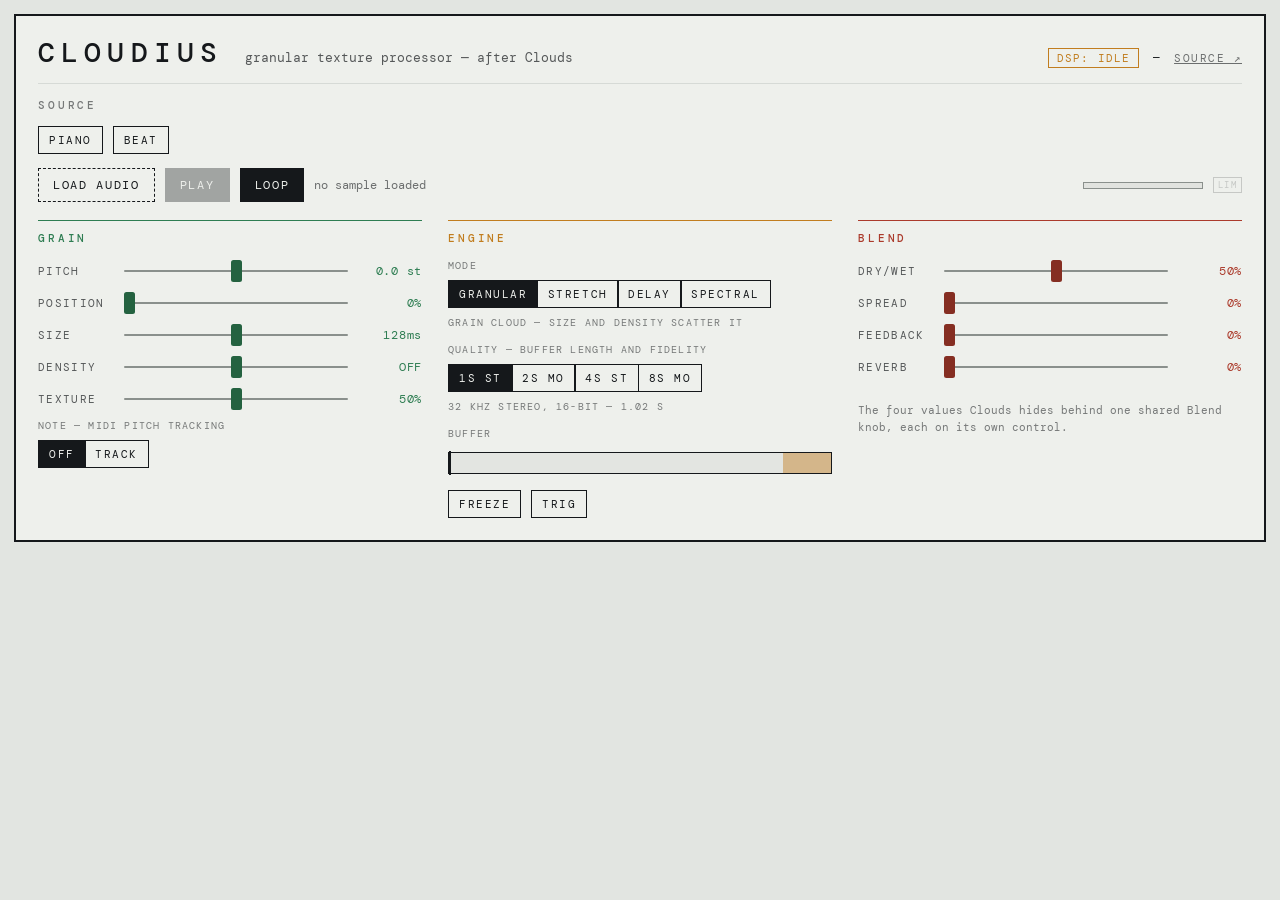
<file: WebApps/cloudius-web.html>
<!DOCTYPE html>
<html lang="en">
<head>
<meta charset="utf-8">
<meta name="viewport" content="width=device-width, initial-scale=1">
<title>CLOUDIUS — granular texture processor</title>
<link rel="preconnect" href="https://fonts.googleapis.com">
<link rel="preconnect" href="https://fonts.gstatic.com" crossorigin>
<link href="https://fonts.googleapis.com/css2?family=DM+Mono:wght@400;500&display=swap" rel="stylesheet">
<style>
  :root{
    --paper:#eef0ec;
    --sheet:#f6f7f5;
    --ink:#15181b;
    --ink-soft:#8a908c;
    --line:#d6dad6;
    --grain:#2e7d52;
    --grain-deep:#246240;
    --engine:#c17d1f;
    --blend:#ab3b2c;
    --blend-deep:#852e22;
    --hot:#d6452f;
    --on-text:#eef0ec;
  }
  *{box-sizing:border-box}
  body{
    margin:0;background:#e2e5e1;color:var(--ink);
    font-family:"DM Mono",ui-monospace,Menlo,monospace;font-size:12px;
    display:flex;flex-direction:column;
  }
  .frame{
    margin:14px;border:2px solid var(--ink);background:var(--paper);
    display:flex;flex-direction:column;padding:18px 22px 22px;
  }
  .masthead{display:flex;align-items:baseline;gap:22px;flex-wrap:wrap;padding-bottom:12px;border-bottom:1px solid var(--line)}
  h1{margin:0;font-size:28px;font-weight:500;letter-spacing:.22em}
  .tagline{margin:0;font-size:13px;opacity:.7}
  .masthead .meta{margin-left:auto;display:flex;align-items:center;gap:14px;font-size:11px}
  .masthead a{color:var(--ink);opacity:.6;letter-spacing:.14em;text-transform:uppercase}
  .masthead a:hover{opacity:1}

  h2{margin:0 0 10px;font-size:11px;font-weight:500;letter-spacing:.26em;text-transform:uppercase;opacity:.55}

  .row{display:flex;align-items:center;gap:10px;flex-wrap:wrap;padding-top:14px}
  .row .push{margin-left:auto}

  button,select{
    font-family:inherit;font-size:12px;letter-spacing:.14em;text-transform:uppercase;
    color:var(--ink);background:transparent;border:1.5px solid var(--ink);border-radius:0;
    padding:0 14px;height:34px;cursor:pointer;
  }
  button:hover,select:hover{background:rgba(21,24,27,.07)}
  button[aria-pressed="true"],button.primary{background:var(--ink);color:var(--on-text)}
  button:disabled{opacity:.35;cursor:not-allowed}
  button.small{height:28px;padding:0 10px;font-size:11px}
  button.hot[aria-pressed="true"]{background:var(--hot);border-color:var(--hot)}
  button:focus-visible,select:focus-visible,input:focus-visible{outline:2px solid var(--engine);outline-offset:2px}
  .seg{display:flex}
  .seg button{margin-left:-1.5px}
  .seg button:first-child{margin-left:0}

  label.file{
    display:inline-flex;align-items:center;height:34px;padding:0 14px;cursor:pointer;
    border:1.5px dashed var(--ink);letter-spacing:.14em;text-transform:uppercase;
  }
  label.file:hover{background:rgba(21,24,27,.07)}
  label.file input{display:none}

  /* ── control banks ──────────────────────────────────────────────────── */
  .banks{display:flex;gap:26px;flex-wrap:wrap;padding-top:18px}
  .bank{flex:1 1 250px;min-width:230px;border-top:1.5px solid var(--ink);padding-top:10px}
  .bank.grain{border-color:var(--grain)}
  .bank.engine{border-color:var(--engine)}
  .bank.blend{border-color:var(--blend)}
  .bank h2{opacity:1}
  .bank.grain h2{color:var(--grain)}
  .bank.engine h2{color:var(--engine)}
  .bank.blend h2{color:var(--blend)}

  .ctl{display:grid;grid-template-columns:74px 1fr 62px;align-items:center;gap:12px;padding:3px 0}
  .ctl .name{letter-spacing:.12em;text-transform:uppercase;opacity:.7;font-size:11px}
  .ctl .val{text-align:right;letter-spacing:.06em}
  .grain .val{color:var(--grain)}
  .blend .val{color:var(--blend)}

  /* The track stays a hairline, but the row is 26px tall and the handle 11px
     wide - a 3px handle on a 2px row looks right and is miserable to grab.
     Clicking anywhere on the row jumps the handle there. */
  input[type=range]{
    -webkit-appearance:none;appearance:none;width:100%;height:26px;
    background:transparent;cursor:pointer;touch-action:none;margin:0;
  }
  input[type=range]::-webkit-slider-runnable-track{height:2px;border-radius:1px;background:var(--ink-soft)}
  input[type=range]::-moz-range-track{height:2px;border-radius:1px;background:var(--ink-soft)}
  input[type=range]::-webkit-slider-thumb{
    -webkit-appearance:none;width:11px;height:22px;border:0;border-radius:2.5px;
    background:var(--ink);margin-top:-10px;
  }
  input[type=range]::-moz-range-thumb{
    width:11px;height:22px;border:0;border-radius:2.5px;background:var(--ink);
  }

  /* Each bank's handle carries that section's colour, a step darker than
     the labels and rules so it reads as a control rather than a highlight. */
  .bank.grain input[type=range]::-webkit-slider-thumb{background:var(--grain-deep)}
  .bank.grain input[type=range]::-moz-range-thumb{background:var(--grain-deep)}
  .bank.blend input[type=range]::-webkit-slider-thumb{background:var(--blend-deep)}
  .bank.blend input[type=range]::-moz-range-thumb{background:var(--blend-deep)}
  input[type=range]:hover::-webkit-slider-thumb{box-shadow:0 0 0 3px rgba(0,0,0,.10)}
  input[type=range]:hover::-moz-range-thumb{box-shadow:0 0 0 3px rgba(0,0,0,.10)}
  input[type=range]:active::-webkit-slider-thumb{box-shadow:0 0 0 5px rgba(0,0,0,.14)}
  input[type=range]:active::-moz-range-thumb{box-shadow:0 0 0 5px rgba(0,0,0,.14)}

  .stack{display:flex;flex-direction:column;gap:8px;padding-top:4px}
  .stack .lbl{letter-spacing:.12em;text-transform:uppercase;opacity:.55;font-size:10px}

  /* ── buffer readout ─────────────────────────────────────────────────── */
  .buffer{height:22px;border:1.5px solid var(--ink);position:relative;background:rgba(21,24,27,.05);margin-top:4px}
  .buffer .win{position:absolute;top:0;bottom:0;background:rgba(193,125,31,.45)}
  .buffer .head{position:absolute;top:-2px;bottom:-2px;width:1.5px;background:var(--ink)}

  /* ── meter ──────────────────────────────────────────────────────────── */
  .meter{width:120px;height:7px;border:1px solid var(--ink-soft);background:rgba(21,24,27,.06)}
  .meter i{display:block;height:100%;width:0;background:var(--grain)}

  .badge{border:1px solid var(--engine);color:var(--engine);padding:2px 8px;letter-spacing:.1em;text-transform:uppercase}
  .hint{font-size:11px;opacity:.55;padding-top:8px;line-height:1.5}
  .lim{
    font-size:9px;letter-spacing:.14em;border:1px solid currentColor;padding:1px 4px;
    opacity:.18;transition:opacity .08s;
  }
  .lim.on{opacity:1;color:var(--hot)}
  .filenote{
    margin:10px 0 0;padding:8px 12px;border:1.5px dashed var(--blend);
    color:var(--blend);font-size:11px;line-height:1.6;
  }
  .filenote code{background:rgba(0,0,0,.06);padding:1px 4px}
</style>
</head>
<body>
<div class="frame">

  <header class="masthead">
    <h1>CLOUDIUS</h1>
    <p class="tagline">granular texture processor — after Clouds</p>
    <span class="meta">
      <span class="badge" id="dspBadge">DSP: idle</span>
      <span id="srInfo">—</span>
      <a href="https://github.com/SungamMagnus/cloudius" target="_blank" rel="noopener">source ↗</a>
    </span>
  </header>

  <div class="filenote" id="fileNote" hidden>
    Opened straight from disk. Browsers block the audio engine and the bundled
    samples on <code>file://</code>, so nothing will load. Serve the folder
    over http — <code>python3 -m http.server</code> — or use the hosted copy.
  </div>

  <!-- ── Source ─────────────────────────────────────────────────────────── -->
  <section>
    <div class="row"><h2 style="margin:0">Source</h2></div>
    <div class="row" id="sampleRow"></div>
    <div class="row">
      <label class="file">Load audio<input type="file" id="fileIn" accept="audio/*"></label>
      <button id="btnPlay" class="primary" disabled>Play</button>
      <button id="btnLoop" aria-pressed="true">Loop</button>
      <span class="readout" id="srcName" style="opacity:.6">no sample loaded</span>
      <span class="push"></span>
      <span class="meter"><i id="meterFill"></i></span>
      <span class="lim" id="limLamp" title="output limiter working">LIM</span>
    </div>
  </section>

  <!-- ── Controls ───────────────────────────────────────────────────────── -->
  <div class="banks">

    <div class="bank grain">
      <h2>Grain</h2>
      <div class="ctl"><span class="name">Pitch</span>    <input type="range" id="p_pitch"    min="0" max="1" step="0.001" value="0.5"><span class="val" id="v_pitch">0.0 st</span></div>
      <div class="ctl"><span class="name">Position</span> <input type="range" id="p_position" min="0" max="1" step="0.001" value="0"><span class="val" id="v_position">0%</span></div>
      <div class="ctl"><span class="name">Size</span>     <input type="range" id="p_size"     min="0" max="1" step="0.001" value="0.5"><span class="val" id="v_size">128ms</span></div>
      <div class="ctl"><span class="name">Density</span>  <input type="range" id="p_density"  min="0" max="1" step="0.001" value="0.5"><span class="val" id="v_density">OFF</span></div>
      <div class="ctl"><span class="name">Texture</span>  <input type="range" id="p_texture"  min="0" max="1" step="0.001" value="0.5"><span class="val" id="v_texture">50%</span></div>
      <div class="stack">
        <span class="lbl">Note — midi pitch tracking</span>
        <div class="seg" id="segNote">
          <button class="small" data-i="0" aria-pressed="true">Off</button>
          <button class="small" data-i="1" aria-pressed="false">Track</button>
        </div>
      </div>
    </div>

    <div class="bank engine">
      <h2>Engine</h2>
      <div class="stack">
        <span class="lbl">Mode</span>
        <div class="seg" id="segMode">
          <button class="small" data-i="0" aria-pressed="true">Granular</button>
          <button class="small" data-i="1" aria-pressed="false">Stretch</button>
          <button class="small" data-i="2" aria-pressed="false">Delay</button>
          <button class="small" data-i="3" aria-pressed="false">Spectral</button>
        </div>
        <span class="lbl" id="modeCaption">grain cloud — size and density scatter it</span>

        <span class="lbl" style="padding-top:6px">Quality — buffer length and fidelity</span>
        <div class="seg" id="segQuality">
          <button class="small" data-i="0" aria-pressed="true">1s ST</button>
          <button class="small" data-i="1" aria-pressed="false">2s MO</button>
          <button class="small" data-i="2" aria-pressed="false">4s ST</button>
          <button class="small" data-i="3" aria-pressed="false">8s MO</button>
        </div>
        <span class="lbl" id="qualityCaption">32 kHz stereo, 16-bit</span>

        <span class="lbl" style="padding-top:6px">Buffer</span>
        <div class="buffer" id="buffer"><i class="win" id="bufWin"></i><i class="head" id="bufHead"></i></div>

        <div class="row" style="padding-top:8px">
          <button id="btnFreeze" class="small hot" aria-pressed="false">Freeze</button>
          <button id="btnTrig" class="small">Trig</button>
        </div>
      </div>
    </div>

    <div class="bank blend">
      <h2>Blend</h2>
      <div class="ctl"><span class="name">Dry/Wet</span>  <input type="range" id="p_drywet"   min="0" max="1" step="0.001" value="0.5"><span class="val" id="v_drywet">50%</span></div>
      <div class="ctl"><span class="name">Spread</span>   <input type="range" id="p_spread"   min="0" max="1" step="0.001" value="0"><span class="val" id="v_spread">0%</span></div>
      <div class="ctl"><span class="name">Feedback</span> <input type="range" id="p_feedback" min="0" max="1" step="0.001" value="0"><span class="val" id="v_feedback">0%</span></div>
      <div class="ctl"><span class="name">Reverb</span>   <input type="range" id="p_reverb"   min="0" max="1" step="0.001" value="0"><span class="val" id="v_reverb">0%</span></div>
      <p class="hint">
        The four values Clouds hides behind one shared Blend knob, each on its
        own control.
      </p>
    </div>

  </div>

</div>

<script>
"use strict";

/* ───────────────────────────────────────────────────────────────────────────
   SAMPLES — drop audio files into WebApps/samples/ and list them here.
   Anything the browser can decode works (mp3, wav, ogg, m4a, flac).
   ─────────────────────────────────────────────────────────────────────────── */
const SAMPLES = [
  { name: "Piano", file: "samples/piano.wav" },
  { name: "Beat",  file: "samples/beat.wav"  },
];

/* ───────────────────────────────────────────────────────────────────────────
   DSP — the audio worklet.

   The seam is marked below. Today it passes audio through so the transport,
   the loop and the whole control surface are testable end to end. The real
   engine is the Clouds firmware compiled to WebAssembly; when that module
   lands it is instantiated here and `process()` hands it 32-frame blocks at
   32 kHz exactly as the plug-in does.
   ─────────────────────────────────────────────────────────────────────────── */
const WORKLET_SRC = `
class CloudiusProcessor extends AudioWorkletProcessor {
  constructor (options) {
    super();
    this.ready = false;
    this.p = {
      position: 0, size: 0.5, pitch: 0.5, density: 0.5, texture: 0.5,
      drywet: 0.5, spread: 0, feedback: 0, reverb: 0,
      mode: 0, quality: 0, freeze: false
    };
    this.mode = -1; this.quality = -1;
    // Output limiter. The module's post-gain can push past 0 dBFS on dense
    // settings - that is faithful, but a browser has nowhere to put it. Peak
    // follower with instant attack and a slow release, then a hard safety
    // clamp for whatever the 2 ms attack lets slip.
    this.lim = { env: 0, gain: 1, grMin: 1 };
    this.limAtk = 1 - Math.exp(-1 / (0.002 * sampleRate));
    this.limRel = 1 - Math.exp(-1 / (0.150 * sampleRate));
    this.limCeil = 0.92;

    // The Clouds firmware, compiled to WebAssembly. No imports, so it needs
    // no environment - and memory growth is off, so these views stay valid.
    WebAssembly.instantiate(options.processorOptions.wasm).then((r) => {
      const e = r.instance.exports;
      e._initialize();
      e.cloudius_init(sampleRate);
      this.e = e;
      this.L = new Float32Array(e.memory.buffer, e.cloudius_buf_l(), 2048);
      this.R = new Float32Array(e.memory.buffer, e.cloudius_buf_r(), 2048);
      this.ready = true;
      this.port.postMessage({
        ready: true,
        latency: e.cloudius_latency(),
        bufferSeconds: e.cloudius_buffer_seconds()
      });
    }).catch((err) => this.port.postMessage({ error: String(err) }));

    this.port.onmessage = (ev) => {
      const d = ev.data;
      if (d.type === 'params') Object.assign(this.p, d.value);
      else if (d.type === 'trig' && this.e) this.e.cloudius_trigger();
    };
  }

  process (inputs, outputs) {
    const inp = inputs[0], out = outputs[0];
    if (!out || out.length === 0) return true;
    const oL = out[0], oR = out[1] || out[0];
    const iL = inp && inp[0] ? inp[0] : null;
    const iR = inp && inp[1] ? inp[1] : iL;
    const n = oL.length;

    if (!this.ready) {                       // still compiling - stay quiet
      for (let i = 0; i < n; i++) { oL[i] = iL ? iL[i] : 0; oR[i] = iR ? iR[i] : 0; }
      return true;
    }

    const e = this.e, p = this.p;
    if (p.mode !== this.mode)       { this.mode = p.mode;       e.cloudius_set_mode(p.mode); }
    if (p.quality !== this.quality) { this.quality = p.quality; e.cloudius_set_quality(p.quality); }

    e.cloudius_set_params(p.position, p.size, p.pitch, p.density, p.texture,
                          p.drywet, p.spread, p.feedback, p.reverb, p.freeze ? 1 : 0);

    for (let i = 0; i < n; i++) { this.L[i] = iL ? iL[i] : 0; this.R[i] = iR ? iR[i] : 0; }
    e.cloudius_process(n);
    for (let i = 0; i < n; i++) { oL[i] = this.L[i]; oR[i] = this.R[i]; }

    // ── output limiter ─────────────────────────────────────────────────────
    const L = this.lim;
    for (let i = 0; i < n; i++) {
      const a = Math.abs(oL[i]) > Math.abs(oR[i]) ? Math.abs(oL[i]) : Math.abs(oR[i]);
      L.env = a > L.env ? a : L.env + (a - L.env) * this.limRel;
      const target = L.env > this.limCeil ? this.limCeil / L.env : 1;
      L.gain += (target - L.gain) * (target < L.gain ? this.limAtk : this.limRel);
      let l = oL[i] * L.gain, r = oR[i] * L.gain;
      oL[i] = l < -1 ? -1 : (l > 1 ? 1 : l);
      oR[i] = r < -1 ? -1 : (r > 1 ? 1 : r);
      if (L.gain < L.grMin) L.grMin = L.gain;
    }

    if ((currentFrame & 2047) < n) {
      this.port.postMessage({ head: e.cloudius_head(), bufferSeconds: e.cloudius_buffer_seconds(),
                              gr: this.lim.grMin });
      this.lim.grMin = 1;
    }
    return true;
  }
}
registerProcessor('cloudius', CloudiusProcessor);
`;

/* ── State ─────────────────────────────────────────────────────────────── */
let ac = null, node = null, master = null, analyser = null;
let buffer = null, source = null, playing = false, looping = true;
let meterData = null;

const params = {
  pitch: 0.5, position: 0, size: 0.5, density: 0.5, texture: 0.5,
  drywet: 0.5, spread: 0, feedback: 0, reverb: 0,
  mode: 0, quality: 0, freeze: false, note: 0
};

const MODE_CAPTION = [
  "grain cloud — size and density scatter it",
  "wsola stretch — texture opens the filter",
  "looping delay — pitch shifts the loop",
  "phase vocoder — texture thins the spectrum"
];
const QUALITY_CAPTION = [
  "32 kHz stereo, 16-bit — 1.02 s",
  "32 kHz mono, 16-bit — 1.86 s",
  "16 kHz stereo, 8-bit µ-law — 4.09 s",
  "16 kHz mono, 8-bit µ-law — 7.42 s"
];

const $ = (id) => document.getElementById(id);

/* ── Readouts ──────────────────────────────────────────────────────────── */
const pct = (v) => Math.round(v * 100) + "%";

function grainSizeMs (v) { return 1024 * Math.pow(2, 4 * v) / 32; }

function densityText (v) {
  if (v >= 0.47 && v <= 0.53) return "OFF";
  const amt = (v > 0.5 ? (v - 0.53) : (0.47 - v)) * 2.12;
  return (v < 0.5 ? "REG " : "RND ") + Math.round(Math.min(1, Math.max(0, amt)) * 100) + "%";
}

/* Pitch pot taper: flat near unity, +/-2 octaves at the ends. Approximates
   the firmware's lut_quantized_pitch; the WASM build will use the real table. */
function pitchSemitones (v) {
  const x = (v - 0.5) * 2;                    // -1 .. +1
  return Math.sign(x) * Math.pow(Math.abs(x), 3) * 24;
}

function readouts () {
  $("v_pitch").textContent    = pitchSemitones(params.pitch).toFixed(1) + " st";
  $("v_position").textContent = pct(params.position);
  $("v_size").textContent     = params.mode === 0
    ? Math.round(grainSizeMs(params.size)) + "ms" : pct(params.size);
  $("v_density").textContent  = params.mode === 0 ? densityText(params.density) : pct(params.density);
  $("v_texture").textContent  = pct(params.texture);
  $("v_drywet").textContent   = pct(params.drywet);
  $("v_spread").textContent   = pct(params.spread);
  $("v_feedback").textContent = pct(params.feedback);
  $("v_reverb").textContent   = pct(params.reverb);

  $("modeCaption").textContent    = MODE_CAPTION[params.mode];
  $("qualityCaption").textContent = QUALITY_CAPTION[params.quality];

  // Read window: only granular has one this page can state exactly.
  const secs = params.bufferSeconds || [1.02, 1.86, 4.09, 7.42][params.quality];
  const win  = $("bufWin");
  if (params.mode === 0) {
    const w = Math.min(1, grainSizeMs(params.size) / 1000 / secs);
    let start = (params.head || 0) - params.position - w;
    while (start < 0) start += 1;
    win.style.display = "block";
    win.style.left  = (start * 100) + "%";
    win.style.width = (w * 100) + "%";
  } else {
    win.style.display = "none";
  }
}

/* ── Audio ─────────────────────────────────────────────────────────────── */
async function initAudio () {
  if (ac) return;
  ac = new (window.AudioContext || window.webkitAudioContext)();

  try {
    const blob = new Blob([WORKLET_SRC], { type: "application/javascript" });
    const [, wasm] = await Promise.all([
      ac.audioWorklet.addModule(URL.createObjectURL(blob)),
      fetch("cloudius.wasm").then((r) => {
        if (!r.ok) throw new Error("cloudius.wasm " + r.status);
        return r.arrayBuffer();
      })
    ]);
    node = new AudioWorkletNode(ac, "cloudius", {
      numberOfInputs: 1, numberOfOutputs: 1, outputChannelCount: [2],
      processorOptions: { wasm }
    });
  } catch (err) {
    /* An AudioWorklet module cannot be fetched from a file:// page - the blob
       URL has a null origin - and without it the engine cannot run at all.
       Drop in a plain gain node so transport, loop and meters still work, and
       say plainly that the audio is passing through untouched. */
    node = ac.createGain();
    const b = $("dspBadge");
    b.textContent = "DSP: bypassed";
    b.title = "Audio is passing through untouched - serve this page over http:// to run the engine.";
  }
  if (node.port) node.port.onmessage = (e) => {
    const d = e.data;
    if (d.ready) {
      const b = $("dspBadge");
      b.textContent = "DSP: clouds 32 kHz";
      b.title = "Mutable Instruments Clouds firmware, compiled to WebAssembly";
      $("srInfo").textContent = Math.round(ac.sampleRate / 100) / 10 + " kHz \u00b7 "
                              + (d.latency / ac.sampleRate * 1000).toFixed(1) + " ms latency";
    }
    if (typeof d.gr === "number")
      $("limLamp").classList.toggle("on", d.gr < 0.97);
    if (d.error) setStatus("engine failed to start - " + d.error, true);
    if (typeof d.head === "number") {
      params.head = d.head;
      $("bufHead").style.left = (d.head * 100) + "%";
    }
    if (typeof d.bufferSeconds === "number") params.bufferSeconds = d.bufferSeconds;
  };

  analyser = ac.createAnalyser();
  analyser.fftSize = 256;
  meterData = new Float32Array(analyser.fftSize);

  master = ac.createGain();
  master.gain.value = 0.9;

  node.connect(analyser).connect(master).connect(ac.destination);
  pushParams();
  $("srInfo").textContent = Math.round(ac.sampleRate / 100) / 10 + " kHz host";
  requestAnimationFrame(meterLoop);
}

function pushParams () {
  if (node && node.port) node.port.postMessage({ type: "params", value: params });
}

function meterLoop () {
  if (analyser) {
    analyser.getFloatTimeDomainData(meterData);
    let peak = 0;
    for (let i = 0; i < meterData.length; i++) {
      const a = Math.abs(meterData[i]);
      if (a > peak) peak = a;
    }
    $("meterFill").style.width = Math.min(100, peak * 100) + "%";
  }
  readouts();
  requestAnimationFrame(meterLoop);
}

function stop () {
  if (source) { try { source.stop(); } catch (e) {} source.disconnect(); source = null; }
  playing = false;
  $("btnPlay").textContent = "Play";
  $("btnPlay").classList.add("primary");
}

async function play () {
  if (!buffer) return;
  await initAudio();
  if (ac.state === "suspended") await ac.resume();
  stop();
  source = ac.createBufferSource();
  source.buffer = buffer;
  source.loop = looping;
  source.connect(node);
  source.onended = () => { if (!looping) stop(); };
  source.start();
  playing = true;
  $("btnPlay").textContent = "Stop";
  $("btnPlay").classList.remove("primary");
}

function setStatus (msg, isError) {
  const el = $("srcName");
  el.textContent = msg;
  el.style.opacity = 1;
  el.style.color = isError ? "var(--blend)" : "";
}

async function loadArrayBuffer (arr, name) {
  await initAudio();
  try {
    buffer = await ac.decodeAudioData(arr);
  } catch (err) {
    throw new Error("could not decode " + name + " - the browser does not "
                  + "support this format, or the file is damaged");
  }
  setStatus(name + " \u00b7 " + buffer.duration.toFixed(1) + "s", false);
  $("btnPlay").disabled = false;
  await play();                 // loading a source starts it
}

/* ── Sample buttons ────────────────────────────────────────────────────── */
function buildSampleRow () {
  const row = $("sampleRow");
  if (!SAMPLES.length) {
    row.innerHTML = '<span style="opacity:.5">no bundled samples — load a file, or add '
                  + 'entries to <code>SAMPLES</code> at the top of this file</span>';
    return;
  }
  SAMPLES.forEach((s) => {
    const b = document.createElement("button");
    b.className = "small";
    b.textContent = s.name;
    b.onclick = async () => {
      [...row.children].forEach((c) => c.setAttribute("aria-pressed", "false"));
      b.setAttribute("aria-pressed", "true");
      b.disabled = true;
      try {
        const r = await fetch(s.file);
        if (!r.ok) throw new Error(r.status + " " + r.statusText);
        await loadArrayBuffer(await r.arrayBuffer(), s.name);
      } catch (err) {
        setStatus("could not load " + s.file + " - " + err.message, true);
      } finally {
        b.disabled = false;
      }
    };
    row.appendChild(b);
  });
}

/* ── Wiring ────────────────────────────────────────────────────────────── */
["pitch","position","size","density","texture","drywet","spread","feedback","reverb"]
  .forEach((k) => {
    $("p_" + k).addEventListener("input", (e) => {
      params[k] = parseFloat(e.target.value);
      pushParams();
    });
  });

function segment (id, key, onChange) {
  const seg = $(id);
  seg.querySelectorAll("button").forEach((b) => {
    b.onclick = () => {
      seg.querySelectorAll("button").forEach((x) => x.setAttribute("aria-pressed", "false"));
      b.setAttribute("aria-pressed", "true");
      params[key] = parseInt(b.dataset.i, 10);
      pushParams();
      if (onChange) onChange();
    };
  });
}
segment("segMode", "mode");
segment("segQuality", "quality");
segment("segNote", "note");

$("btnFreeze").onclick = (e) => {
  params.freeze = !params.freeze;
  e.currentTarget.setAttribute("aria-pressed", String(params.freeze));
  pushParams();
};

$("btnTrig").onclick = () => { if (node && node.port) node.port.postMessage({ type: "trig" }); };

$("btnLoop").onclick = (e) => {
  looping = !looping;
  e.currentTarget.setAttribute("aria-pressed", String(looping));
  if (source) source.loop = looping;
};

$("btnPlay").onclick = () => (playing ? stop() : play());

$("fileIn").addEventListener("change", async (e) => {
  const f = e.target.files[0];
  if (!f) return;
  document.querySelectorAll("#sampleRow button")
          .forEach((c) => c.setAttribute("aria-pressed", "false"));
  try {
    await loadArrayBuffer(await f.arrayBuffer(), f.name);
  } catch (err) {
    setStatus(String(err.message || err), true);
  }
});

if (location.protocol === "file:") $("fileNote").hidden = false;

buildSampleRow();
readouts();
</script>
</body>
</html>
</file>
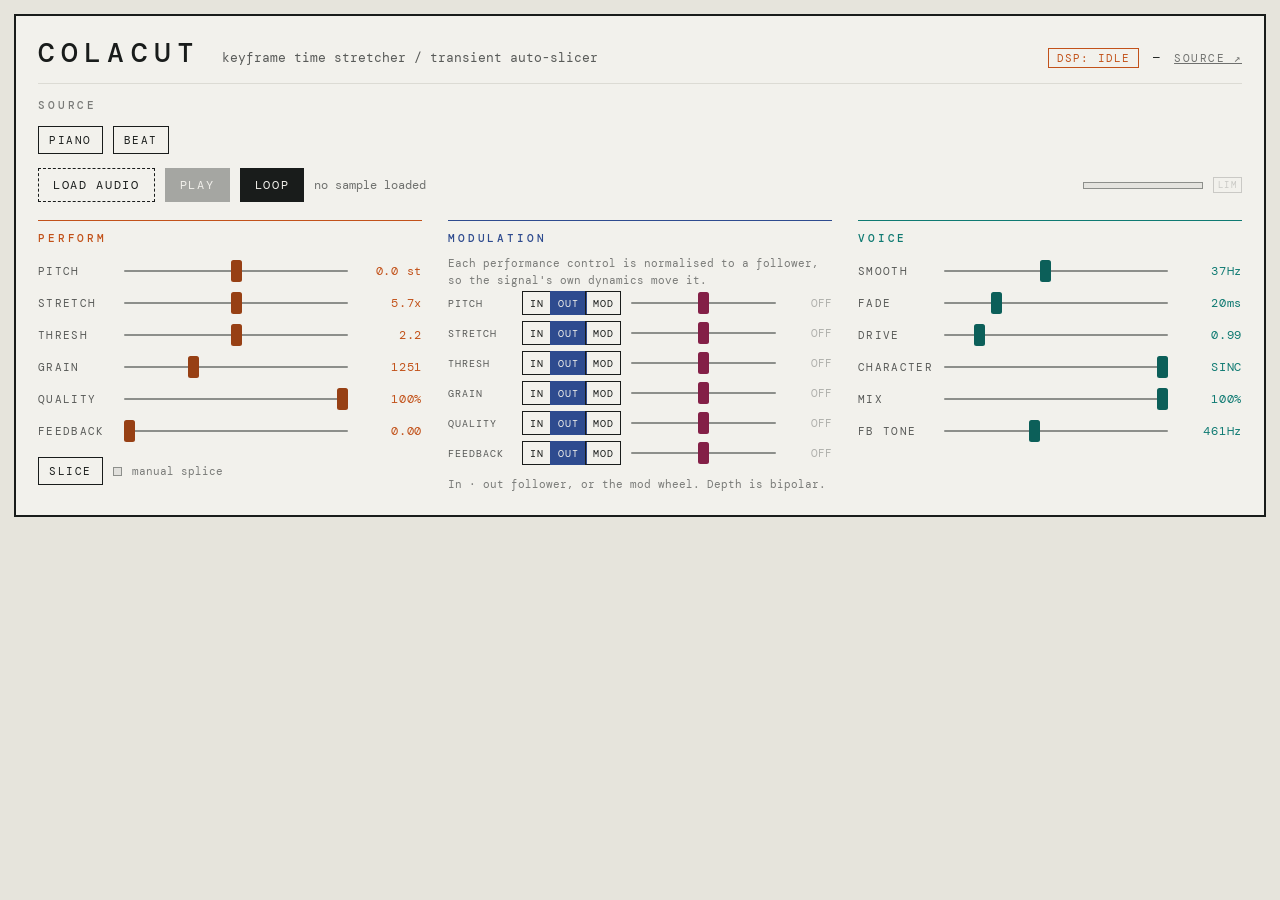
<file: WebApps/colacut-web.html>
<!DOCTYPE html>
<html lang="en">
<head>
<meta charset="utf-8">
<meta name="viewport" content="width=device-width, initial-scale=1">
<title>COLACUT — time stretcher / auto-slicer</title>
<link rel="preconnect" href="https://fonts.googleapis.com">
<link rel="preconnect" href="https://fonts.gstatic.com" crossorigin>
<link href="https://fonts.googleapis.com/css2?family=DM+Mono:wght@400;500&display=swap" rel="stylesheet">
<style>
  :root{
    --paper:#f2f1ec;
    --ink:#191c1b;
    --ink-soft:#8d8f8b;
    --line:#dcdbd4;
    --perform:#c2521a;
    --perform-deep:#974014;
    --mod:#2e4b8f;
    --voice:#0f7a72;
    --voice-deep:#0c5f59;
    --depth:#a8285a;
    --depth-deep:#831f46;
    --on-text:#f2f1ec;
  }
  *{box-sizing:border-box}
  body{
    margin:0;background:#e6e4dc;color:var(--ink);
    font-family:"DM Mono",ui-monospace,Menlo,monospace;font-size:12px;
    display:flex;flex-direction:column;
  }
  .frame{
    margin:14px;border:2px solid var(--ink);background:var(--paper);
    display:flex;flex-direction:column;padding:18px 22px 22px;
  }
  .masthead{display:flex;align-items:baseline;gap:22px;flex-wrap:wrap;padding-bottom:12px;border-bottom:1px solid var(--line)}
  h1{margin:0;font-size:28px;font-weight:500;letter-spacing:.22em}
  .tagline{margin:0;font-size:13px;opacity:.7}
  .masthead .meta{margin-left:auto;display:flex;align-items:center;gap:14px;font-size:11px}
  .masthead a{color:var(--ink);opacity:.6;letter-spacing:.14em;text-transform:uppercase}
  .masthead a:hover{opacity:1}

  h2{margin:0 0 10px;font-size:11px;font-weight:500;letter-spacing:.26em;text-transform:uppercase;opacity:.55}

  .row{display:flex;align-items:center;gap:10px;flex-wrap:wrap;padding-top:14px}
  .row .push{margin-left:auto}

  button,select{
    font-family:inherit;font-size:12px;letter-spacing:.14em;text-transform:uppercase;
    color:var(--ink);background:transparent;border:1.5px solid var(--ink);border-radius:0;
    padding:0 14px;height:34px;cursor:pointer;
  }
  button:hover,select:hover{background:rgba(25,28,27,.07)}
  button[aria-pressed="true"],button.primary{background:var(--ink);color:var(--on-text)}
  button:disabled{opacity:.35;cursor:not-allowed}
  button.small{height:28px;padding:0 10px;font-size:11px}
  button.tiny{height:24px;padding:0 7px;font-size:10px;letter-spacing:.08em}
  button.slice[aria-pressed="true"]{background:var(--perform);border-color:var(--perform)}
  button:focus-visible,select:focus-visible,input:focus-visible{outline:2px solid var(--perform);outline-offset:2px}
  .seg{display:flex}
  .seg button{margin-left:-1.5px}
  .seg button:first-child{margin-left:0}
  .seg.mod button[aria-pressed="true"]{background:var(--mod);border-color:var(--mod)}

  label.file{
    display:inline-flex;align-items:center;height:34px;padding:0 14px;cursor:pointer;
    border:1.5px dashed var(--ink);letter-spacing:.14em;text-transform:uppercase;
  }
  label.file:hover{background:rgba(25,28,27,.07)}
  label.file input{display:none}

  .banks{display:flex;gap:26px;flex-wrap:wrap;padding-top:18px}
  .bank{flex:1 1 260px;min-width:250px;border-top:1.5px solid var(--ink);padding-top:10px}
  .bank.perform{border-color:var(--perform)}
  .bank.mod{border-color:var(--mod)}
  .bank.voice{border-color:var(--voice)}
  .bank h2{opacity:1}
  .bank.perform h2{color:var(--perform)}
  .bank.mod h2{color:var(--mod)}
  .bank.voice h2{color:var(--voice)}

  .ctl{display:grid;grid-template-columns:74px 1fr 62px;align-items:center;gap:12px;padding:3px 0}
  .ctl .name{letter-spacing:.12em;text-transform:uppercase;opacity:.7;font-size:11px}
  .ctl .val{text-align:right;letter-spacing:.06em}
  .perform .val{color:var(--perform)}
  .voice .val{color:var(--voice)}

  /* modulation matrix: target | source | depth */
  .mrow{display:grid;grid-template-columns:64px auto 1fr 46px;align-items:center;gap:10px;padding:2px 0}
  .mrow .tgt{letter-spacing:.1em;text-transform:uppercase;opacity:.7;font-size:10px}
  .mrow .dv{text-align:right;font-size:11px;color:var(--depth)}
  .mrow .dv.off{color:var(--ink);opacity:.3}

  /* The track stays a hairline, but the row is 26px tall and the handle 11px
     wide - a 3px handle on a 2px row looks right and is miserable to grab.
     Clicking anywhere on the row jumps the handle there. */
  input[type=range]{
    -webkit-appearance:none;appearance:none;width:100%;height:26px;
    background:transparent;cursor:pointer;touch-action:none;margin:0;
  }
  input[type=range]::-webkit-slider-runnable-track{height:2px;border-radius:1px;background:var(--ink-soft)}
  input[type=range]::-moz-range-track{height:2px;border-radius:1px;background:var(--ink-soft)}
  input[type=range]::-webkit-slider-thumb{
    -webkit-appearance:none;width:11px;height:22px;border:0;border-radius:2.5px;
    background:var(--ink);margin-top:-10px;
  }
  input[type=range]::-moz-range-thumb{
    width:11px;height:22px;border:0;border-radius:2.5px;background:var(--ink);
  }

  /* Each bank's handle carries that section's colour, a step darker than
     the labels and rules so it reads as a control rather than a highlight. */
  .bank.perform input[type=range]::-webkit-slider-thumb{background:var(--perform-deep)}
  .bank.perform input[type=range]::-moz-range-thumb{background:var(--perform-deep)}
  .bank.mod input[type=range]::-webkit-slider-thumb{background:var(--depth-deep)}
  .bank.mod input[type=range]::-moz-range-thumb{background:var(--depth-deep)}
  .bank.voice input[type=range]::-webkit-slider-thumb{background:var(--voice-deep)}
  .bank.voice input[type=range]::-moz-range-thumb{background:var(--voice-deep)}
  input[type=range]:hover::-webkit-slider-thumb{box-shadow:0 0 0 3px rgba(0,0,0,.10)}
  input[type=range]:hover::-moz-range-thumb{box-shadow:0 0 0 3px rgba(0,0,0,.10)}
  input[type=range]:active::-webkit-slider-thumb{box-shadow:0 0 0 5px rgba(0,0,0,.14)}
  input[type=range]:active::-moz-range-thumb{box-shadow:0 0 0 5px rgba(0,0,0,.14)}

  .meter{width:120px;height:7px;border:1px solid var(--ink-soft);background:rgba(25,28,27,.06)}
  .meter i{display:block;height:100%;width:0;background:var(--voice)}
  .lamp{width:9px;height:9px;border:1px solid var(--ink-soft);background:rgba(25,28,27,.08)}
  .lamp.on{background:var(--perform);border-color:var(--perform)}

  .badge{border:1px solid var(--perform);color:var(--perform);padding:2px 8px;letter-spacing:.1em;text-transform:uppercase}
  .hint{font-size:11px;opacity:.55;padding-top:8px;line-height:1.5}
  .lim{
    font-size:9px;letter-spacing:.14em;border:1px solid currentColor;padding:1px 4px;
    opacity:.18;transition:opacity .08s;
  }
  .lim.on{opacity:1;color:var(--perform)}
  .filenote{
    margin:10px 0 0;padding:8px 12px;border:1.5px dashed var(--perform);
    color:var(--perform);font-size:11px;line-height:1.6;
  }
  .filenote code{background:rgba(0,0,0,.06);padding:1px 4px}
</style>
</head>
<body>
<div class="frame">

  <header class="masthead">
    <h1>COLACUT</h1>
    <p class="tagline">keyframe time stretcher / transient auto-slicer</p>
    <span class="meta">
      <span class="badge" id="dspBadge">DSP: idle</span>
      <span id="srInfo">—</span>
      <a href="https://github.com/SungamMagnus/colacut" target="_blank" rel="noopener">source ↗</a>
    </span>
  </header>

  <div class="filenote" id="fileNote" hidden>
    Opened straight from disk. Browsers block the audio engine and the bundled
    samples on <code>file://</code>, so nothing will load. Serve the folder
    over http — <code>python3 -m http.server</code> — or use the hosted copy.
  </div>

  <!-- ── Source ─────────────────────────────────────────────────────────── -->
  <section>
    <div class="row"><h2 style="margin:0">Source</h2></div>
    <div class="row" id="sampleRow"></div>
    <div class="row">
      <label class="file">Load audio<input type="file" id="fileIn" accept="audio/*"></label>
      <button id="btnPlay" class="primary" disabled>Play</button>
      <button id="btnLoop" aria-pressed="true">Loop</button>
      <span class="readout" id="srcName" style="opacity:.6">no sample loaded</span>
      <span class="push"></span>
      <span class="meter"><i id="meterFill"></i></span>
      <span class="lim" id="limLamp" title="output limiter working">LIM</span>
    </div>
  </section>

  <!-- ── Controls ───────────────────────────────────────────────────────── -->
  <div class="banks">

    <div class="bank perform">
      <h2>Perform</h2>
      <div class="ctl"><span class="name">Pitch</span>    <input type="range" id="p_pitch"    min="0" max="1" step="0.001" value="0.5"><span class="val" id="v_pitch">0.0 st</span></div>
      <div class="ctl"><span class="name">Stretch</span>  <input type="range" id="p_stretch"  min="0" max="1" step="0.001" value="0.5"><span class="val" id="v_stretch">5.7x</span></div>
      <div class="ctl"><span class="name">Thresh</span>   <input type="range" id="p_thresh"   min="0" max="1" step="0.001" value="0.5"><span class="val" id="v_thresh">2.2</span></div>
      <div class="ctl"><span class="name">Grain</span>    <input type="range" id="p_grain"    min="0" max="1" step="0.001" value="0.3"><span class="val" id="v_grain">1250</span></div>
      <div class="ctl"><span class="name">Quality</span>  <input type="range" id="p_quality"  min="0" max="1" step="0.001" value="1"><span class="val" id="v_quality">100%</span></div>
      <div class="ctl"><span class="name">Feedback</span> <input type="range" id="p_feedback" min="0" max="1" step="0.001" value="0"><span class="val" id="v_feedback">0.00</span></div>
      <div class="row" style="padding-top:10px">
        <button id="btnSlice" class="small slice">Slice</button>
        <span class="lamp" id="lampSlice"></span>
        <span class="hint" style="padding:0">manual splice</span>
      </div>
    </div>

    <div class="bank mod">
      <h2>Modulation</h2>
      <div class="hint" style="padding-top:0">
        Each performance control is normalised to a follower, so the signal's
        own dynamics move it.
      </div>
      <div id="matrix"></div>
      <div class="hint">
        In · out follower, or the mod wheel. Depth is bipolar.
      </div>
    </div>

    <div class="bank voice">
      <h2>Voice</h2>
      <div class="ctl"><span class="name">Smooth</span>    <input type="range" id="p_smooth"    min="0" max="1" step="0.001" value="0.45"><span class="val" id="v_smooth">34Hz</span></div>
      <div class="ctl"><span class="name">Fade</span>      <input type="range" id="p_fade"      min="0" max="1" step="0.001" value="0.22"><span class="val" id="v_fade">20ms</span></div>
      <div class="ctl"><span class="name">Drive</span>     <input type="range" id="p_drive"     min="0" max="1" step="0.001" value="0.14"><span class="val" id="v_drive">1.00</span></div>
      <div class="ctl"><span class="name">Character</span> <input type="range" id="p_character" min="0" max="1" step="0.001" value="1"><span class="val" id="v_character">SINC</span></div>
      <div class="ctl"><span class="name">Mix</span>       <input type="range" id="p_mix"       min="0" max="1" step="0.001" value="1"><span class="val" id="v_mix">100%</span></div>
      <div class="ctl"><span class="name">FB Tone</span>   <input type="range" id="p_fbtone"    min="0" max="1" step="0.001" value="0.4"><span class="val" id="v_fbtone">480Hz</span></div>
    </div>

  </div>

</div>

<script>
"use strict";

/* ───────────────────────────────────────────────────────────────────────────
   SAMPLES — drop audio files into WebApps/samples/ and list them here.
   Anything the browser can decode works (mp3, wav, ogg, m4a, flac).
   ─────────────────────────────────────────────────────────────────────────── */
const SAMPLES = [
  { name: "Piano", file: "samples/piano.wav" },
  { name: "Beat",  file: "samples/beat.wav"  },
];

/* ───────────────────────────────────────────────────────────────────────────
   DSP — the audio worklet.

   The seam is marked below. Today it passes audio through so the transport,
   the loop and the whole control surface are testable end to end. The real
   engine is lib/KeyframeRecorder.h and friends compiled to WebAssembly.
   ─────────────────────────────────────────────────────────────────────────── */
const WORKLET_SRC = `
/* Tapers, identical to the ones the panel uses for its readouts and to
   plugin/Source/Parameters.cpp. Modulation is applied to the normalised
   position *before* the taper, which is what the plug-in does. */
const lg = (v, lo, hi) => lo * Math.pow(hi / lo, v);
const clamp01 = (v) => v < 0 ? 0 : (v > 1 ? 1 : v);

class ColacutProcessor extends AudioWorkletProcessor {
  constructor (options) {
    super();
    this.ready = false;
    this.p = {
      pitch: 0.5, stretch: 0.5, thresh: 0.5, grain: 0.3, quality: 1, feedback: 0,
      smooth: 0.45, fade: 0.22, drive: 0.14, character: 1, mix: 1, fbtone: 0.4,
      route: [1,1,1,1,1,1], depth: [0,0,0,0,0,0], wheel: 0
    };

    // Output limiter. The engine's post-gain can push past 0 dBFS on dense
    // settings - that is faithful, but a browser has nowhere to put it. Peak
    // follower with instant attack and a slow release, then a hard safety
    // clamp for whatever the 2 ms attack lets slip.
    this.lim = { env: 0, gain: 1, grMin: 1 };
    this.limAtk = 1 - Math.exp(-1 / (0.002 * sampleRate));
    this.limRel = 1 - Math.exp(-1 / (0.150 * sampleRate));
    this.limCeil = 0.92;

    WebAssembly.instantiate(options.processorOptions.wasm).then((r) => {
      const e = r.instance.exports;
      e._initialize();
      e.colacut_init(sampleRate);
      this.e = e;
      this.L = new Float32Array(e.memory.buffer, e.colacut_buf_l(), 2048);
      this.R = new Float32Array(e.memory.buffer, e.colacut_buf_r(), 2048);
      this.ready = true;
      this.port.postMessage({ ready: true, latency: e.colacut_latency() });
    }).catch((err) => this.port.postMessage({ error: String(err) }));

    this.port.onmessage = (ev) => {
      const d = ev.data;
      if (d.type === 'params') Object.assign(this.p, d.value);
      else if (d.type === 'slice' && this.e) this.e.colacut_slice();
    };
  }

  process (inputs, outputs) {
    const inp = inputs[0], out = outputs[0];
    if (!out || out.length === 0) return true;
    const oL = out[0], oR = out[1] || out[0];
    const iL = inp && inp[0] ? inp[0] : null;
    const iR = inp && inp[1] ? inp[1] : iL;
    const n = oL.length;

    if (!this.ready) {
      for (let i = 0; i < n; i++) { oL[i] = iL ? iL[i] : 0; oR[i] = iR ? iR[i] : 0; }
      return true;
    }

    const e = this.e, p = this.p;

    // the followers are what the matrix routes
    const src = [e.colacut_env_in(), e.colacut_env_out(), p.wheel];
    const m = (i, base) => clamp01(base + p.depth[i] * src[p.route[i]]);

    const pitch   = m(0, p.pitch);
    const stretch = m(1, p.stretch);
    const thresh  = m(2, p.thresh);
    const grain   = m(3, p.grain);
    const quality = m(4, p.quality);
    const fb      = m(5, p.feedback);

    e.colacut_set_params(
      -12 + 24 * pitch,
      Math.pow(1 - stretch, 2.5),
      thresh > 0.99 ? 1e9 : (thresh <= 0.9 ? thresh * (4 / 0.9) : 4 + (thresh - 0.9) * 40),
      32 + 4064 * grain,
      0.1 + quality * (0.001 - 0.1),
      1.5 * fb,
      lg(p.smooth, 1, 3000),
      lg(p.fade, 10, 250),
      0.5 + p.drive * 3.5,
      p.character,
      p.mix,
      lg(p.fbtone, 40, 18000));

    for (let i = 0; i < n; i++) { this.L[i] = iL ? iL[i] : 0; this.R[i] = iR ? iR[i] : 0; }
    e.colacut_process(n);
    for (let i = 0; i < n; i++) { oL[i] = this.L[i]; oR[i] = this.R[i]; }

    // ── output limiter ─────────────────────────────────────────────────────
    const L = this.lim;
    for (let i = 0; i < n; i++) {
      const a = Math.abs(oL[i]) > Math.abs(oR[i]) ? Math.abs(oL[i]) : Math.abs(oR[i]);
      L.env = a > L.env ? a : L.env + (a - L.env) * this.limRel;
      const target = L.env > this.limCeil ? this.limCeil / L.env : 1;
      L.gain += (target - L.gain) * (target < L.gain ? this.limAtk : this.limRel);
      let l = oL[i] * L.gain, r = oR[i] * L.gain;
      oL[i] = l < -1 ? -1 : (l > 1 ? 1 : l);
      oR[i] = r < -1 ? -1 : (r > 1 ? 1 : r);
      if (L.gain < L.grMin) L.grMin = L.gain;
    }

    if ((currentFrame & 1023) < n) {
      this.port.postMessage({
        envIn: e.colacut_env_in(), envOut: e.colacut_env_out(),
        gate: e.colacut_in_gate() === 1, gr: this.lim.grMin
      });
      this.lim.grMin = 1;
    }
    return true;
  }
}
registerProcessor('colacut', ColacutProcessor);
`;

/* ── State ─────────────────────────────────────────────────────────────── */
let ac = null, node = null, master = null, analyser = null;
let buffer = null, source = null, playing = false, looping = true;
let meterData = null;
const live = { envIn: 0, envOut: 0 };

const TARGETS = ["Pitch", "Stretch", "Thresh", "Grain", "Quality", "Feedback"];
const SOURCES = ["In", "Out", "Mod"];

const params = {
  pitch: 0.5, stretch: 0.5, thresh: 0.5, grain: 0.3, quality: 1, feedback: 0,
  smooth: 0.45, fade: 0.22, drive: 0.14, character: 1, mix: 1, fbtone: 0.4,
  route: [1, 1, 1, 1, 1, 1],
  depth: [0, 0, 0, 0, 0, 0]
};

const $ = (id) => document.getElementById(id);
const pct = (v) => Math.round(v * 100) + "%";
const logv = (v, lo, hi) => lo * Math.pow(hi / lo, v);

/* Tapers mirrored from plugin/Source/Parameters.cpp. */
function stretchText (v) {
  const s = Math.pow(1 - v, 2.5);
  return s < 1e-4 ? "FREEZE" : (1 / s).toFixed(1) + "x";
}
function thresholdText (v) {
  if (v > 0.99) return "MUTE";
  const r = v <= 0.9 ? v * (4 / 0.9) : 4 + (v - 0.9) * 40;
  return r.toFixed(1);
}
function characterText (v) {
  if (v < 0.02) return "QUAKE";
  if (v > 0.98) return "SINC";
  if (Math.abs(v - 0.5) < 0.02) return "CLEAN";
  return (v < 0.5 ? "QK " : "SC ") + Math.round(Math.abs(v - 0.5) * 200) + "%";
}
function hz (v) { return v < 1000 ? Math.round(v) + "Hz" : (v / 1000).toFixed(1) + "kHz"; }

function readouts () {
  $("v_pitch").textContent    = (-12 + 24 * params.pitch).toFixed(1) + " st";
  $("v_stretch").textContent  = stretchText(params.stretch);
  $("v_thresh").textContent   = thresholdText(params.thresh);
  $("v_grain").textContent    = Math.round(32 + 4064 * params.grain);
  $("v_quality").textContent  = pct(params.quality);
  $("v_feedback").textContent = (params.feedback * 1.5).toFixed(2);

  $("v_smooth").textContent    = hz(logv(params.smooth, 1, 3000));
  $("v_fade").textContent      = logv(params.fade, 10, 250).toFixed(0) + "ms";
  $("v_drive").textContent     = (0.5 + params.drive * 3.5).toFixed(2);
  $("v_character").textContent = characterText(params.character);
  $("v_mix").textContent       = pct(params.mix);
  $("v_fbtone").textContent    = hz(logv(params.fbtone, 40, 18000));

  for (let i = 0; i < 6; i++) {
    const d  = params.depth[i];
    const el = $("dv_" + i);
    el.textContent = Math.abs(d) < 0.01 ? "OFF" : (d > 0 ? "+" : "") + d.toFixed(2);
    el.classList.toggle("off", Math.abs(d) < 0.01);
  }
}

/* ── Modulation matrix ─────────────────────────────────────────────────── */
function buildMatrix () {
  const host = $("matrix");
  TARGETS.forEach((name, i) => {
    const row = document.createElement("div");
    row.className = "mrow";

    const tgt = document.createElement("span");
    tgt.className = "tgt";
    tgt.textContent = name;

    const seg = document.createElement("div");
    seg.className = "seg mod";
    SOURCES.forEach((s, j) => {
      const b = document.createElement("button");
      b.className = "tiny";
      b.textContent = s;
      b.setAttribute("aria-pressed", String(j === params.route[i]));
      b.onclick = () => {
        seg.querySelectorAll("button").forEach((x) => x.setAttribute("aria-pressed", "false"));
        b.setAttribute("aria-pressed", "true");
        params.route[i] = j;
        pushParams();
      };
      seg.appendChild(b);
    });

    const dep = document.createElement("input");
    dep.type = "range"; dep.min = -1; dep.max = 1; dep.step = 0.01; dep.value = params.depth[i];
    dep.oninput = (e) => { params.depth[i] = parseFloat(e.target.value); pushParams(); };

    const dv = document.createElement("span");
    dv.className = "dv off"; dv.id = "dv_" + i; dv.textContent = "OFF";

    row.append(tgt, seg, dep, dv);
    host.appendChild(row);
  });
}

/* ── Audio ─────────────────────────────────────────────────────────────── */
async function initAudio () {
  if (ac) return;
  ac = new (window.AudioContext || window.webkitAudioContext)();

  try {
    const blob = new Blob([WORKLET_SRC], { type: "application/javascript" });
    const [, wasm] = await Promise.all([
      ac.audioWorklet.addModule(URL.createObjectURL(blob)),
      fetch("colacut.wasm").then((r) => {
        if (!r.ok) throw new Error("colacut.wasm " + r.status);
        return r.arrayBuffer();
      })
    ]);
    node = new AudioWorkletNode(ac, "colacut", {
      numberOfInputs: 1, numberOfOutputs: 1, outputChannelCount: [2],
      processorOptions: { wasm }
    });
    node.port.onmessage = (ev) => {
      const d = ev.data;
      if (d.ready) {
        const b = $("dspBadge");
        b.textContent = "DSP: keyframe engine";
        b.title = "The Capicola keyframe engine, compiled to WebAssembly";
        $("srInfo").textContent = Math.round(ac.sampleRate / 100) / 10 + " kHz \u00b7 "
                                + (d.latency / ac.sampleRate * 1000).toFixed(0) + " ms latency";
      }
      if (typeof d.gr === "number")
        $("limLamp").classList.toggle("on", d.gr < 0.97);
      if (d.error) setStatus("engine failed to start - " + d.error, true);
      if (typeof d.envIn === "number") { live.envIn = d.envIn; live.envOut = d.envOut; }
      if (d.gate !== undefined) $("lampSlice").classList.toggle("on", d.gate);
    };
  } catch (err) {
    /* An AudioWorklet module cannot be fetched from a file:// page - the blob
       URL has a null origin - and without it the engine cannot run at all.
       Drop in a plain gain node so transport, loop and meters still work, and
       say plainly that the audio is passing through untouched. */
    node = ac.createGain();
    const b = $("dspBadge");
    b.textContent = "DSP: bypassed";
    b.title = "Audio is passing through untouched - serve this page over http:// to run the engine.";
  }

  analyser = ac.createAnalyser();
  analyser.fftSize = 256;
  meterData = new Float32Array(analyser.fftSize);

  master = ac.createGain();
  master.gain.value = 0.9;

  node.connect(analyser).connect(master).connect(ac.destination);
  pushParams();
  $("srInfo").textContent = Math.round(ac.sampleRate / 100) / 10 + " kHz host";
  requestAnimationFrame(meterLoop);
}

function pushParams () {
  if (node && node.port) node.port.postMessage({ type: "params", value: params });
}

function meterLoop () {
  if (analyser) {
    analyser.getFloatTimeDomainData(meterData);
    let peak = 0;
    for (let i = 0; i < meterData.length; i++) {
      const a = Math.abs(meterData[i]);
      if (a > peak) peak = a;
    }
    $("meterFill").style.width = Math.min(100, peak * 100) + "%";
  }
  readouts();
  requestAnimationFrame(meterLoop);
}

function stop () {
  if (source) { try { source.stop(); } catch (e) {} source.disconnect(); source = null; }
  playing = false;
  $("btnPlay").textContent = "Play";
  $("btnPlay").classList.add("primary");
}

async function play () {
  if (!buffer) return;
  await initAudio();
  if (ac.state === "suspended") await ac.resume();
  stop();
  source = ac.createBufferSource();
  source.buffer = buffer;
  source.loop = looping;
  source.connect(node);
  source.onended = () => { if (!looping) stop(); };
  source.start();
  playing = true;
  $("btnPlay").textContent = "Stop";
  $("btnPlay").classList.remove("primary");
}

function setStatus (msg, isError) {
  const el = $("srcName");
  el.textContent = msg;
  el.style.opacity = 1;
  el.style.color = isError ? "var(--perform)" : "";
}

async function loadArrayBuffer (arr, name) {
  await initAudio();
  try {
    buffer = await ac.decodeAudioData(arr);
  } catch (err) {
    throw new Error("could not decode " + name + " - the browser does not "
                  + "support this format, or the file is damaged");
  }
  setStatus(name + " \u00b7 " + buffer.duration.toFixed(1) + "s", false);
  $("btnPlay").disabled = false;
  await play();                 // loading a source starts it
}

function buildSampleRow () {
  const row = $("sampleRow");
  if (!SAMPLES.length) {
    row.innerHTML = '<span style="opacity:.5">no bundled samples — load a file, or add '
                  + 'entries to <code>SAMPLES</code> at the top of this file</span>';
    return;
  }
  SAMPLES.forEach((s) => {
    const b = document.createElement("button");
    b.className = "small";
    b.textContent = s.name;
    b.onclick = async () => {
      [...row.children].forEach((c) => c.setAttribute("aria-pressed", "false"));
      b.setAttribute("aria-pressed", "true");
      b.disabled = true;
      try {
        const r = await fetch(s.file);
        if (!r.ok) throw new Error(r.status + " " + r.statusText);
        await loadArrayBuffer(await r.arrayBuffer(), s.name);
      } catch (err) {
        setStatus("could not load " + s.file + " - " + err.message, true);
      } finally {
        b.disabled = false;
      }
    };
    row.appendChild(b);
  });
}

/* ── Wiring ────────────────────────────────────────────────────────────── */
["pitch","stretch","thresh","grain","quality","feedback",
 "smooth","fade","drive","character","mix","fbtone"].forEach((k) => {
  $("p_" + k).addEventListener("input", (e) => {
    params[k] = parseFloat(e.target.value);
    pushParams();
  });
});

$("btnSlice").onmousedown = () => {
  if (node && node.port) node.port.postMessage({ type: "slice" });
  $("lampSlice").classList.add("on");
  setTimeout(() => $("lampSlice").classList.remove("on"), 110);
};

$("btnLoop").onclick = (e) => {
  looping = !looping;
  e.currentTarget.setAttribute("aria-pressed", String(looping));
  if (source) source.loop = looping;
};

$("btnPlay").onclick = () => (playing ? stop() : play());

$("fileIn").addEventListener("change", async (e) => {
  const f = e.target.files[0];
  if (!f) return;
  document.querySelectorAll("#sampleRow button")
          .forEach((c) => c.setAttribute("aria-pressed", "false"));
  try {
    await loadArrayBuffer(await f.arrayBuffer(), f.name);
  } catch (err) {
    setStatus(String(err.message || err), true);
  }
});

buildMatrix();
if (location.protocol === "file:") $("fileNote").hidden = false;

buildSampleRow();
readouts();
</script>
</body>
</html>
</file>
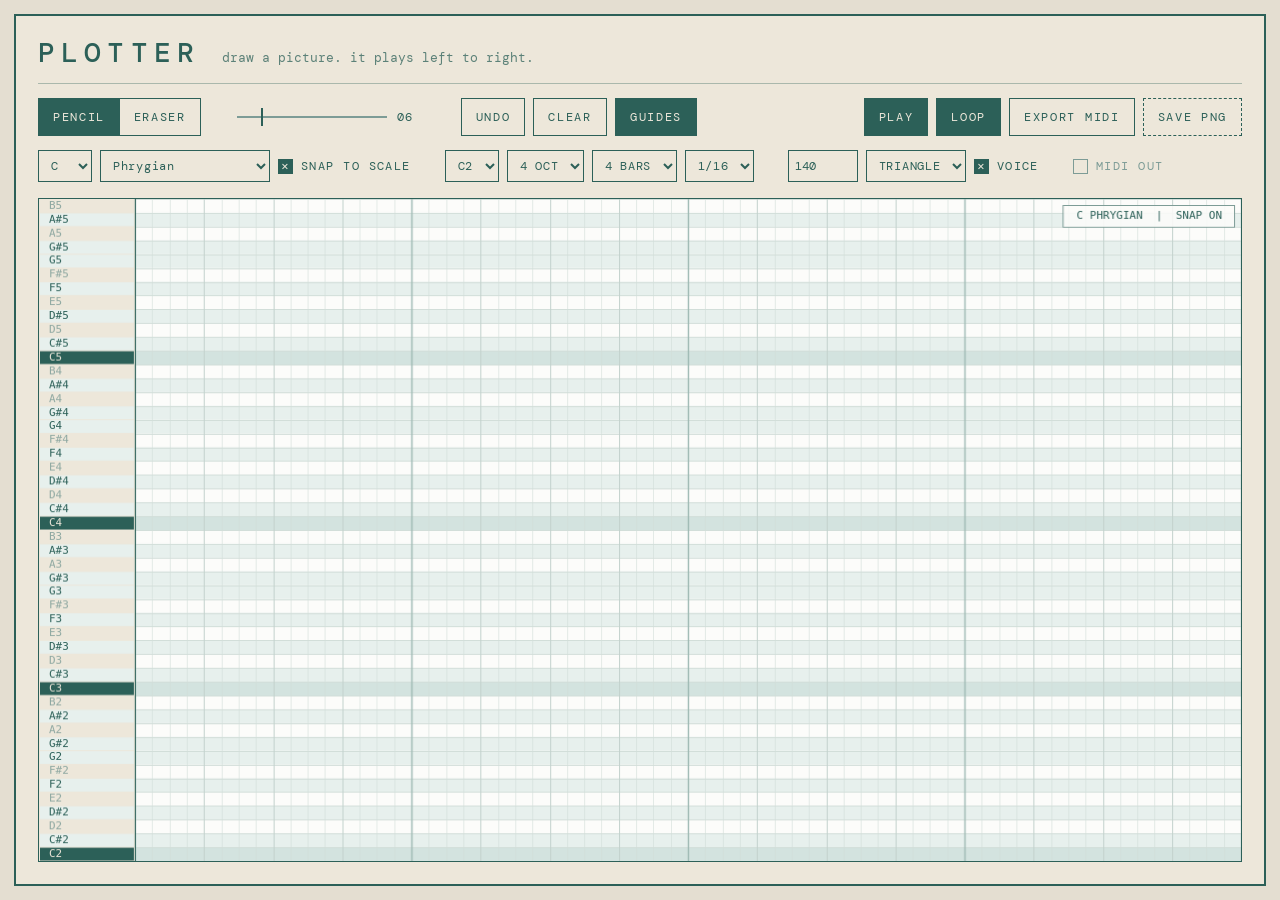
<file: WebApps/plotter-web.html>
<!DOCTYPE html>
<html lang="en">
<head>
<meta charset="utf-8">
<meta name="viewport" content="width=device-width, initial-scale=1">
<title>PLOTTER — drawing sequencer</title>
<link rel="preconnect" href="https://fonts.googleapis.com">
<link rel="preconnect" href="https://fonts.gstatic.com" crossorigin>
<link href="https://fonts.googleapis.com/css2?family=DM+Mono:wght@400;500&display=swap" rel="stylesheet">
<style>
  :root{
    --paper:#ede7da;
    --sheet:#fcfcfa;
    --ink:#2c6058;
    --ink-soft:#7d9c96;
    --scale-row:#e7f0ed;
    --root-row:#d3e3df;
    --line:#d2ded9;
    --bar-line:#9fbab4;
    --read-head:#b4593c;
    --on-text:#ede7da;
  }
  *{box-sizing:border-box}
  html,body{height:100%}
  body{
    margin:0;background:#e4ded1;color:var(--ink);
    font-family:"DM Mono",ui-monospace,Menlo,monospace;font-size:12px;
    display:flex;flex-direction:column;overflow:hidden;
  }
  .frame{
    flex:1;min-height:0;margin:14px;border:2px solid var(--ink);background:var(--paper);
    display:flex;flex-direction:column;padding:18px 22px 22px;
  }

  .masthead{display:flex;align-items:baseline;gap:22px;flex-wrap:wrap;padding-bottom:12px;border-bottom:1px solid rgba(44,96,88,.35)}
  h1{margin:0;font-size:28px;font-weight:500;letter-spacing:.22em}
  .tagline{margin:0;font-size:13px;opacity:.75}

  .row{display:flex;align-items:center;gap:8px;flex-wrap:wrap;padding-top:14px}
  .row .push{margin-left:auto}
  .gap{width:18px}

  button,select{
    font-family:inherit;font-size:12px;letter-spacing:.14em;text-transform:uppercase;
    color:var(--ink);background:transparent;border:1.5px solid var(--ink);border-radius:0;
    padding:0 14px;height:38px;cursor:pointer;
  }
  select{padding:0 8px;text-transform:none;letter-spacing:.06em;height:32px}
  button:hover,select:hover{background:rgba(44,96,88,.08)}
  button[aria-pressed="true"],button.primary{background:var(--ink);color:var(--on-text)}
  button.dashed{border-style:dashed}
  button:focus-visible,select:focus-visible,input:focus-visible{outline:2px solid var(--read-head);outline-offset:2px}
  .seg{display:flex}
  .seg button{margin-left:-1.5px}
  .seg button:first-child{margin-left:0}

  input[type=range]{-webkit-appearance:none;appearance:none;width:150px;background:transparent}
  input[type=range]::-webkit-slider-runnable-track{height:1.5px;background:var(--ink-soft)}
  input[type=range]::-moz-range-track{height:1.5px;background:var(--ink-soft)}
  input[type=range]::-webkit-slider-thumb{-webkit-appearance:none;width:2px;height:18px;background:var(--ink);margin-top:-8px}
  input[type=range]::-moz-range-thumb{width:2px;height:18px;border:0;border-radius:0;background:var(--ink)}
  .readout{min-width:30px;letter-spacing:.1em}
  input[type=number]{
    font-family:inherit;font-size:12px;color:var(--ink);background:transparent;
    border:1.5px solid var(--ink);border-radius:0;padding:0 6px;height:32px;width:70px;
  }

  .toggle{display:inline-flex;align-items:center;gap:8px;cursor:pointer;letter-spacing:.12em;text-transform:uppercase;user-select:none}
  .toggle input{position:absolute;opacity:0;pointer-events:none}
  .toggle .box{width:15px;height:15px;border:1.5px solid var(--ink-soft);display:grid;place-items:center}
  .toggle input:checked + .box{background:var(--ink);border-color:var(--ink)}
  .toggle input:checked + .box::after{content:"×";color:var(--on-text);font-size:13px;line-height:1}
  .toggle input:not(:checked) ~ .lbl{color:var(--ink-soft)}
  .toggle input:focus-visible + .box{outline:2px solid var(--read-head);outline-offset:2px}

  .board{flex:1;min-height:0;margin-top:16px;border:1.5px solid var(--ink)}
  canvas{display:block;width:100%;height:100%;touch-action:none;cursor:none}
  @media (max-width:820px){
    h1{font-size:22px}
    .tagline{display:none}
    .frame{padding:12px}
  }
</style>
</head>
<body>
<div class="frame">
  <header class="masthead">
    <h1>PLOTTER</h1>
    <p class="tagline">draw a picture. it plays left to right.</p>
  </header>

  <div class="row">
    <div class="seg">
      <button id="btnPencil" aria-pressed="true">Pencil</button>
      <button id="btnEraser" aria-pressed="false">Eraser</button>
    </div>
    <span class="gap"></span>
    <input type="range" id="nib" min="2" max="26" step="1" value="6">
    <span class="readout" id="nibValue">06</span>
    <span class="gap"></span>
    <button id="btnUndo">Undo</button>
    <button id="btnClear">Clear</button>
    <button id="btnGuides" aria-pressed="true">Guides</button>

    <span class="push"></span>
    <button id="btnPlay" class="primary">Play</button>
    <button id="btnLoop" aria-pressed="true">Loop</button>
    <button id="btnMidi">Export MIDI</button>
    <button id="btnPng" class="dashed">Save PNG</button>
  </div>

  <div class="row">
    <select id="key"></select>
    <select id="scale"></select>
    <label class="toggle"><input type="checkbox" id="snap" checked><span class="box"></span><span class="lbl">Snap to scale</span></label>
    <span class="gap"></span>
    <select id="lowOct"></select>
    <select id="octs">
      <option>2 OCT</option><option>3 OCT</option><option selected>4 OCT</option><option>5 OCT</option><option>6 OCT</option>
    </select>
    <select id="bars">
      <option>1 BAR</option><option>2 BARS</option><option selected>4 BARS</option><option>8 BARS</option>
    </select>
    <select id="res">
      <option>1/4</option><option>1/8</option><option selected>1/16</option><option>1/32</option>
    </select>
    <span class="gap"></span>
    <input type="number" id="bpm" min="20" max="300" value="140">
    <select id="wave">
      <option value="sawtooth">SAW</option><option value="square">SQUARE</option>
      <option value="triangle" selected>TRIANGLE</option><option value="sine">SINE</option>
    </select>
    <label class="toggle"><input type="checkbox" id="voice" checked><span class="box"></span><span class="lbl">Voice</span></label>
    <span class="gap"></span>
    <label class="toggle"><input type="checkbox" id="midiOut"><span class="box"></span><span class="lbl">MIDI out</span></label>
    <select id="midiPort" style="display:none"></select>
  </div>

  <div class="board"><canvas id="board"></canvas></div>
</div>

<script>
/* ============================================================
   scales — Ableton Live's default set
   ============================================================ */
const SCALES = {
  "Major":[0,2,4,5,7,9,11], "Minor":[0,2,3,5,7,8,10], "Dorian":[0,2,3,5,7,9,10],
  "Mixolydian":[0,2,4,5,7,9,10], "Lydian":[0,2,4,6,7,9,11], "Phrygian":[0,1,3,5,7,8,10],
  "Locrian":[0,1,3,5,6,8,10], "Whole Tone":[0,2,4,6,8,10], "Half-whole Dim.":[0,1,3,4,6,7,9,10],
  "Whole-half Dim.":[0,2,3,5,6,8,9,11], "Minor Blues":[0,3,5,6,7,10], "Minor Pentatonic":[0,3,5,7,10],
  "Major Pentatonic":[0,2,4,7,9], "Harmonic Minor":[0,2,3,5,7,8,11], "Harmonic Major":[0,2,4,5,7,8,11],
  "Dorian #4":[0,2,3,6,7,9,10], "Phrygian Dominant":[0,1,4,5,7,8,10], "Melodic Minor":[0,2,3,5,7,9,11],
  "Lydian Augmented":[0,2,4,6,8,9,11], "Lydian Dominant":[0,2,4,6,7,9,10], "Super Locrian":[0,1,3,4,6,8,10],
  "8-Tone Spanish":[0,1,3,4,5,6,8,10], "Bhairav":[0,1,4,5,7,8,11], "Hungarian Minor":[0,2,3,6,7,8,11],
  "Hirajoshi":[0,2,3,7,8], "In-Sen":[0,1,5,7,10], "Iwato":[0,1,5,6,10], "Kumoi":[0,2,3,7,9],
  "Pelog Selisir":[0,1,3,7,8], "Pelog Tembung":[0,1,5,7,8],
  "Messiaen 1":[0,2,4,6,8,10], "Messiaen 2":[0,1,3,4,6,7,9,10], "Messiaen 3":[0,2,3,4,6,7,8,10,11],
  "Messiaen 4":[0,1,2,5,6,7,8,11], "Messiaen 5":[0,1,5,6,7,11], "Messiaen 6":[0,2,4,5,6,8,10,11],
  "Messiaen 7":[0,1,2,3,5,6,7,8,9,11], "Chromatic":[0,1,2,3,4,5,6,7,8,9,10,11]
};
const NOTE_NAMES = ["C","C#","D","D#","E","F","F#","G","G#","A","A#","B"];

const S = {
  tool:"pencil", nib:6, guides:true,
  root:0, scale:"Phrygian", snap:true, lowOct:2, octs:4,
  bars:4, stepsPerBeat:4, bpm:140, wave:"triangle",
  voice:true, midiOut:false, loop:true, gate:0.95
};

const ART_W = 1600, ART_H = 800, GUTTER = 96;

/* offscreen surface holding the drawing */
const art = document.createElement("canvas");
art.width = ART_W; art.height = ART_H;
const ax = art.getContext("2d");
ax.lineCap = "round"; ax.lineJoin = "round";

const board = document.getElementById("board");
const bx = board.getContext("2d");

let cols = 64, rows = 48, lowMidi = 36;
let notes = [], dirty = true, undoStack = [];
let sheet = { x:GUTTER, y:0, w:800, h:400 };

const inScale = m => SCALES[S.scale].includes(((m - S.root) % 12 + 12) % 12);
function snapMidi(m){
  if (!S.snap || inScale(m)) return m;
  for (let d=1; d<=6; d++){
    if (inScale(m-d)) return m-d;
    if (inScale(m+d)) return m+d;
  }
  return m;
}
function recalc(){
  cols = S.bars * 4 * S.stepsPerBeat;
  rows = S.octs * 12;
  lowMidi = 12 + S.lowOct * 12;
  dirty = true;
}

/* ============================================================
   layout
   ============================================================ */
function fit(){
  const rect = board.parentElement.getBoundingClientRect();
  const dpr = Math.min(window.devicePixelRatio || 1, 2);
  board.width = Math.round(rect.width * dpr);
  board.height = Math.round(rect.height * dpr);
  bx.setTransform(dpr,0,0,dpr,0,0);
  sheet = { x:GUTTER, y:0, w:Math.max(50, rect.width - GUTTER), h:rect.height };
  draw();
}

/* ============================================================
   drawing
   ============================================================ */
let painting = false, erasing = false, last = null, cursor = null, cursorIn = false;

function toArt(e){
  const r = board.getBoundingClientRect();
  return {
    x: (e.clientX - r.left - sheet.x) / sheet.w * ART_W,
    y: (e.clientY - r.top  - sheet.y) / sheet.h * ART_H
  };
}
function onSheet(e){
  const r = board.getBoundingClientRect();
  return (e.clientX - r.left) >= sheet.x;
}
function pushUndo(){
  const snap = document.createElement("canvas");
  snap.width = ART_W; snap.height = ART_H;
  snap.getContext("2d").drawImage(art, 0, 0);
  undoStack.push(snap);
  if (undoStack.length > 10) undoStack.shift();
}
function stroke(a, b, erase){
  ax.save();
  ax.globalCompositeOperation = erase ? "destination-out" : "source-over";
  ax.strokeStyle = "#2c6058";
  ax.lineWidth = S.nib * (erase ? 2.2 : 1);
  ax.beginPath(); ax.moveTo(a.x, a.y); ax.lineTo(b.x, b.y); ax.stroke();
  ax.restore();
}

board.addEventListener("pointerdown", e => {
  if (!onSheet(e)) return;
  board.setPointerCapture(e.pointerId);
  pushUndo();
  painting = true;
  erasing = (S.tool === "eraser") || e.button === 2;
  last = toArt(e);
  stroke(last, { x:last.x + 0.01, y:last.y }, erasing);
  dirty = true; draw();
});
board.addEventListener("pointermove", e => {
  const r = board.getBoundingClientRect();
  cursor = { x:e.clientX - r.left, y:e.clientY - r.top };
  cursorIn = onSheet(e);
  if (painting){
    const p = toArt(e);
    stroke(last, p, erasing);
    last = p;
    dirty = true;
  }
  draw();
});
board.addEventListener("pointerleave", () => { cursorIn = false; draw(); });
for (const ev of ["pointerup","pointercancel"]) board.addEventListener(ev, () => {
  if (!painting) return;
  painting = false;
  analyse();
});
board.addEventListener("contextmenu", e => e.preventDefault());

/* ============================================================
   painting the board
   ============================================================ */
function draw(){
  const W = sheet.x + sheet.w, H = sheet.h;
  bx.clearRect(0, 0, W, H);
  bx.fillStyle = "#ede7da"; bx.fillRect(0, 0, W, H);
  bx.fillStyle = "#fcfcfa"; bx.fillRect(sheet.x, sheet.y, sheet.w, sheet.h);

  const rowH = sheet.h / rows;
  const labelAll = rowH >= 13;

  for (let r = 0; r < rows; r++){
    const midi = lowMidi + (rows - 1 - r);
    const deg = ((midi - S.root) % 12 + 12) % 12;
    const ok = inScale(midi), isRoot = ok && deg === 0;
    const y = sheet.y + r * rowH;

    if (S.guides && ok){
      bx.fillStyle = isRoot ? "#d3e3df" : "#e7f0ed";
      bx.fillRect(sheet.x, y, sheet.w, rowH);
    }
    if (!(labelAll || midi % 12 === 0)) continue;

    const name = NOTE_NAMES[midi % 12] + (Math.floor(midi/12) - 1);
    if (isRoot){
      bx.fillStyle = "#2c6058"; bx.fillRect(1, y + .5, GUTTER - 2, rowH - 1);
      bx.fillStyle = "#ede7da";
    } else {
      if (ok){ bx.fillStyle = "#e7f0ed"; bx.fillRect(1, y + .5, GUTTER - 2, rowH - 1); }
      bx.fillStyle = ok ? "#2c6058" : "rgba(125,156,150,.85)";
    }
    bx.font = `${ok ? 500 : 400} ${Math.min(12, Math.max(7, rowH - 3))}px "DM Mono", monospace`;
    bx.textBaseline = "middle";
    bx.fillText(name, 10, y + rowH/2);
  }

  if (S.guides){
    bx.lineWidth = 1;
    bx.strokeStyle = "#d2ded9";
    for (let r = 0; r <= rows; r++){
      const y = Math.round(sheet.y + r*rowH) + .5;
      bx.beginPath(); bx.moveTo(sheet.x, y); bx.lineTo(sheet.x + sheet.w, y); bx.stroke();
    }
    const stepW = sheet.w / cols;
    for (let s = 0; s <= cols; s++){
      const bar = s % (S.stepsPerBeat*4) === 0, beat = s % S.stepsPerBeat === 0;
      if (!beat && stepW < 5) continue;
      bx.strokeStyle = bar ? "#9fbab4" : beat ? "#c3d2cd" : "rgba(210,222,217,.6)";
      bx.lineWidth = bar ? 1.4 : 1;
      const x = Math.round(sheet.x + s*stepW) + .5;
      bx.beginPath(); bx.moveTo(x, sheet.y); bx.lineTo(x, sheet.y + sheet.h); bx.stroke();
    }
  }

  bx.drawImage(art, sheet.x, sheet.y, sheet.w, sheet.h);

  if (playPos >= 0){
    const x = sheet.x + playPos / cols * sheet.w;
    bx.fillStyle = "rgba(180,89,60,.10)";
    bx.fillRect(sheet.x, sheet.y, x - sheet.x, sheet.h);
    bx.fillStyle = "#b4593c";
    bx.fillRect(x - 1.5, sheet.y, 3, sheet.h);
  }

  // corner label
  const label = `${NOTE_NAMES[S.root]} ${S.scale.toUpperCase()}  |  SNAP ${S.snap ? "ON" : "OFF"}`;
  bx.font = '11px "DM Mono", monospace';
  const w = Math.max(170, bx.measureText(label).width + 26);
  bx.fillStyle = "rgba(252,252,250,.88)";
  bx.fillRect(sheet.x + sheet.w - w - 6, sheet.y + 6, w, 22);
  bx.strokeStyle = "#7d9c96"; bx.lineWidth = 1;
  bx.strokeRect(sheet.x + sheet.w - w - 6.5, sheet.y + 6.5, w, 22);
  bx.fillStyle = "#2c6058"; bx.textBaseline = "middle";
  bx.fillText(label, sheet.x + sheet.w - w + 7, sheet.y + 17);

  if (cursorIn && cursor){
    const scale = sheet.w / ART_W;
    const r = Math.max(2.5, S.nib * (S.tool === "eraser" ? 2.2 : 1) / 2 * scale);
    bx.beginPath(); bx.arc(cursor.x, cursor.y, r, 0, Math.PI*2);
    bx.strokeStyle = S.tool === "eraser" ? "#b4593c" : "#2c6058";
    bx.lineWidth = 1.2; bx.stroke();
  }

  bx.strokeStyle = "#2c6058"; bx.lineWidth = 1;
  bx.beginPath(); bx.moveTo(GUTTER + .5, 0); bx.lineTo(GUTTER + .5, sheet.h); bx.stroke();
}

/* ============================================================
   reading the picture
   ============================================================ */
const ana = document.createElement("canvas");
const anx = ana.getContext("2d", { willReadFrequently:true });
const tmp = document.createElement("canvas");
const tmx = tmp.getContext("2d");

function downsample(){
  let sw = ART_W, sh = ART_H, src = art;
  while (sw > cols*2 && sh > rows*2){
    const nw = Math.max(cols, sw >> 1), nh = Math.max(rows, sh >> 1);
    tmp.width = nw; tmp.height = nh;
    tmx.clearRect(0,0,nw,nh);
    tmx.imageSmoothingEnabled = true;
    tmx.drawImage(src, 0,0,sw,sh, 0,0,nw,nh);
    const keep = document.createElement("canvas");
    keep.width = nw; keep.height = nh;
    keep.getContext("2d").drawImage(tmp, 0, 0);
    src = keep; sw = nw; sh = nh;
  }
  ana.width = cols; ana.height = rows;
  anx.clearRect(0,0,cols,rows);
  anx.imageSmoothingEnabled = true;
  anx.drawImage(src, 0,0,sw,sh, 0,0,cols,rows);
  return anx.getImageData(0,0,cols,rows).data;
}

function analyse(){
  const data = downsample();
  const ink = new Map();
  for (let r = 0; r < rows; r++){
    for (let c = 0; c < cols; c++){
      const a = data[(r*cols + c)*4 + 3] / 255;
      if (a < 0.09) continue;
      const midi = snapMidi(lowMidi + (rows - 1 - r));
      if (!ink.has(midi)) ink.set(midi, new Float32Array(cols));
      const row = ink.get(midi);
      row[c] = Math.max(row[c], a);
    }
  }
  notes = [];
  for (const [midi, row] of ink){
    let c = 0;
    while (c < cols){
      if (row[c] <= 0){ c++; continue; }
      const start = c; let peak = 0;
      while (c < cols && row[c] > 0){ peak = Math.max(peak, row[c]); c++; }
      notes.push({ midi, start, len:c - start,
                   vel: Math.max(28, Math.min(127, Math.round(38 + peak*95))) });
    }
  }
  notes.sort((a,b) => a.start - b.start);
  dirty = false;
  return notes;
}
const fresh = () => (dirty ? analyse() : notes);

/* ============================================================
   audio + MIDI out
   ============================================================ */
let ac = null, master = null, midiAccess = null, midiPort = null;
function ensureAudio(){
  if (ac) return;
  ac = new (window.AudioContext || window.webkitAudioContext)();
  const comp = ac.createDynamicsCompressor();
  comp.threshold.value = -14; comp.ratio.value = 6;
  master = ac.createGain(); master.gain.value = .5;
  master.connect(comp); comp.connect(ac.destination);
}
const hz = m => 440 * Math.pow(2, (m-69)/12);

function playVoice(midi, t, dur, gain){
  const osc = ac.createOscillator(), g = ac.createGain(), lp = ac.createBiquadFilter();
  osc.type = S.wave; osc.frequency.value = hz(midi);
  lp.type = "lowpass"; lp.frequency.setValueAtTime(Math.min(9000, hz(midi)*7), t); lp.Q.value = .7;
  g.gain.setValueAtTime(0, t);
  g.gain.linearRampToValueAtTime(gain, t + .006);
  g.gain.setTargetAtTime(gain*.62, t + .012, .12);
  g.gain.setTargetAtTime(.0001, t + dur, .04);
  osc.connect(lp); lp.connect(g); g.connect(master);
  osc.start(t); osc.stop(t + dur + .3);
}
function sendMidi(bytes, atAudioTime){
  if (!midiPort) return;
  const ms = performance.now() + (atAudioTime - ac.currentTime) * 1000;
  midiPort.send(bytes, ms);
}

let playing = false, curStep = 0, nextTime = 0, anchors = [], timer = null, raf = null, playPos = -1;
const stepDur = () => 60 / S.bpm / S.stepsPerBeat;

function scheduler(){
  const dur = stepDur();
  while (nextTime < ac.currentTime + .12){
    const starting = notes.filter(n => n.start === curStep);
    const share = starting.length ? Math.min(.20, .34/Math.sqrt(starting.length)) : 0;
    for (const n of starting){
      const len = n.len * dur * S.gate;
      if (S.voice) playVoice(n.midi, nextTime, len, share * (n.vel/110));
      if (S.midiOut){
        sendMidi([0x90, n.midi, n.vel], nextTime);
        sendMidi([0x80, n.midi, 64], nextTime + len);
      }
    }
    nextTime += dur; curStep++;
    if (curStep >= cols){
      if (S.loop){ curStep = 0; anchors.push(nextTime); if (dirty) analyse(); }
      else { setTimeout(stop, (nextTime - ac.currentTime + .4)*1000); clearInterval(timer); timer = null; return; }
    }
  }
}
function frame(){
  if (!playing) return;
  const now = ac.currentTime;
  while (anchors.length > 1 && anchors[1] <= now) anchors.shift();
  playPos = Math.max(0, Math.min(cols, (now - anchors[0]) / stepDur()));
  draw();
  raf = requestAnimationFrame(frame);
}
function play(){
  ensureAudio(); ac.resume(); fresh();
  playing = true; curStep = 0;
  nextTime = ac.currentTime + .06;
  anchors = [nextTime];
  scheduler();
  timer = setInterval(scheduler, 25);
  raf = requestAnimationFrame(frame);
  btnPlay.textContent = "Stop";
}
function stop(){
  playing = false;
  if (timer) clearInterval(timer); timer = null;
  if (raf) cancelAnimationFrame(raf); raf = null;
  if (midiPort) for (let ch = 0; ch < 1; ch++) midiPort.send([0xB0, 123, 0]);   // all notes off
  if (master){
    master.gain.setTargetAtTime(0, ac.currentTime, .02);
    setTimeout(() => { if (master) master.gain.setTargetAtTime(.5, ac.currentTime, .02); }, 130);
  }
  playPos = -1; draw();
  btnPlay.textContent = "Play";
}

/* ============================================================
   MIDI file export
   ============================================================ */
const TPQ = 480;
const vlq = n => { const o = [n & 0x7f]; n >>= 7; while (n > 0){ o.unshift((n & 0x7f)|0x80); n >>= 7; } return o; };
const str = s => [...s].map(c => c.charCodeAt(0));
const u32 = n => [(n>>>24)&255,(n>>>16)&255,(n>>>8)&255,n&255];

function buildMidi(){
  const tps = TPQ / S.stepsPerBeat, ev = [];
  for (const n of notes){
    const on = Math.round(n.start*tps);
    const off = Math.max(on+2, Math.round((n.start + n.len*S.gate)*tps));
    ev.push({ t:on,  o:1, d:[0x90, n.midi, n.vel] });
    ev.push({ t:off, o:0, d:[0x80, n.midi, 64] });
  }
  ev.sort((a,b) => a.t - b.t || a.o - b.o);
  const trk = [];
  const name = str(`PLOTTER ${NOTE_NAMES[S.root]} ${S.scale}`);
  trk.push(0x00,0xFF,0x03,name.length,...name);
  const upq = Math.round(60000000 / S.bpm);
  trk.push(0x00,0xFF,0x51,0x03,(upq>>16)&255,(upq>>8)&255,upq&255);
  trk.push(0x00,0xFF,0x58,0x04,4,2,24,8);
  let last = 0;
  for (const e of ev){ trk.push(...vlq(e.t-last), ...e.d); last = e.t; }
  trk.push(...vlq(Math.max(0, Math.round(cols*tps) - last)), 0xFF,0x2F,0x00);
  return new Uint8Array([...str("MThd"),...u32(6),0,0,0,1,(TPQ>>8)&255,TPQ&255,
                         ...str("MTrk"),...u32(trk.length),...trk]);
}
function download(blob, name){
  const a = document.createElement("a");
  a.href = URL.createObjectURL(blob); a.download = name; a.click();
  setTimeout(() => URL.revokeObjectURL(a.href), 4000);
}
function flash(btn, msg){ const old = btn.textContent; btn.textContent = msg; setTimeout(() => btn.textContent = old, 1200); }

/* ============================================================
   controls
   ============================================================ */
const $ = id => document.getElementById(id);
const btnPlay = $("btnPlay");

NOTE_NAMES.forEach((n,i) => $("key").add(new Option(n, i)));
Object.keys(SCALES).forEach(n => { const o = new Option(n, n); if (n === S.scale) o.selected = true; $("scale").add(o); });
for (let o = 0; o <= 5; o++){ const el = new Option("C"+o, o); if (o === S.lowOct) el.selected = true; $("lowOct").add(el); }

const press = (b, on) => b.setAttribute("aria-pressed", on ? "true" : "false");
function setTool(t){
  S.tool = t;
  press($("btnPencil"), t === "pencil");
  press($("btnEraser"), t === "eraser");
  draw();
}
$("btnPencil").onclick = () => setTool("pencil");
$("btnEraser").onclick = () => setTool("eraser");
$("nib").oninput = e => {
  S.nib = +e.target.value;
  $("nibValue").textContent = String(S.nib).padStart(2, "0");
  draw();
};
$("btnUndo").onclick = () => {
  if (!undoStack.length) return;
  const snap = undoStack.pop();
  ax.clearRect(0,0,ART_W,ART_H);
  ax.drawImage(snap, 0, 0);
  dirty = true; analyse(); draw();
};
$("btnClear").onclick = () => { pushUndo(); ax.clearRect(0,0,ART_W,ART_H); notes = []; dirty = false; draw(); };
$("btnGuides").onclick = e => { S.guides = !S.guides; press(e.currentTarget, S.guides); draw(); };
btnPlay.onclick = () => playing ? stop() : play();
$("btnLoop").onclick = e => { S.loop = !S.loop; press(e.currentTarget, S.loop); };

$("key").onchange   = e => { S.root = +e.target.value; dirty = true; analyse(); draw(); };
$("scale").onchange = e => { S.scale = e.target.value; dirty = true; analyse(); draw(); };
$("snap").onchange  = e => { S.snap = e.target.checked; dirty = true; analyse(); draw(); };
$("lowOct").onchange = e => { S.lowOct = +e.target.value; recalc(); analyse(); draw(); };
$("octs").onchange  = e => { S.octs = 2 + e.target.selectedIndex; recalc(); analyse(); draw(); };
$("bars").onchange  = e => { S.bars = [1,2,4,8][e.target.selectedIndex]; if (playing) stop(); recalc(); analyse(); draw(); };
$("res").onchange   = e => { S.stepsPerBeat = [1,2,4,8][e.target.selectedIndex]; if (playing) stop(); recalc(); analyse(); draw(); };
$("bpm").onchange   = e => { S.bpm = Math.max(20, Math.min(300, +e.target.value || 140)); e.target.value = S.bpm; };
$("wave").onchange  = e => S.wave = e.target.value;
$("voice").onchange = e => S.voice = e.target.checked;

$("midiOut").onchange = async e => {
  S.midiOut = e.target.checked;
  const sel = $("midiPort");

  if (!S.midiOut){ sel.style.display = "none"; return; }

  try {
    if (!midiAccess) midiAccess = await navigator.requestMIDIAccess();
    const outs = [...midiAccess.outputs.values()];
    if (!outs.length){ alert("No MIDI outputs found. On macOS, enable the IAC Driver in Audio MIDI Setup."); e.target.checked = S.midiOut = false; return; }
    sel.innerHTML = "";
    outs.forEach((o,i) => sel.add(new Option(o.name, i)));
    midiPort = outs[0];
    sel.onchange = ev => midiPort = outs[ev.target.selectedIndex];
    sel.style.display = "";
  } catch (err) {
    alert("Web MIDI unavailable in this browser. Chrome or Edge support it; Safari does not.");
    e.target.checked = S.midiOut = false;
  }
};

$("btnMidi").onclick = () => {
  fresh();
  if (!notes.length){ flash($("btnMidi"), "Blank"); return; }
  download(new Blob([buildMidi()], {type:"audio/midi"}),
           `plotter_${NOTE_NAMES[S.root].replace("#","s")}-${S.scale.replace(/[^A-Za-z0-9]/g,"")}_${S.bpm}bpm.mid`);
};
$("btnPng").onclick = () => {
  const out = document.createElement("canvas");
  out.width = ART_W; out.height = ART_H;
  const c = out.getContext("2d");
  c.fillStyle = "#fcfcfa"; c.fillRect(0,0,ART_W,ART_H);
  c.drawImage(art, 0, 0);
  out.toBlob(b => download(b, "plotter_drawing.png"));
};

document.addEventListener("keydown", e => {
  if (e.target.matches("input,select")) return;
  if (e.key === " "){ e.preventDefault(); playing ? stop() : play(); }
  else if (e.key === "p") setTool("pencil");
  else if (e.key === "e") setTool("eraser");
  else if (e.key === "["){ $("nib").value = S.nib - 2; $("nib").oninput({ target:$("nib") }); }
  else if (e.key === "]"){ $("nib").value = S.nib + 2; $("nib").oninput({ target:$("nib") }); }
  else if ((e.metaKey || e.ctrlKey) && e.key === "z"){ e.preventDefault(); $("btnUndo").click(); }
});

let rt;
window.addEventListener("resize", () => { clearTimeout(rt); rt = setTimeout(fit, 100); });

recalc();
fit();
</script>
</body>
</html>
</file>
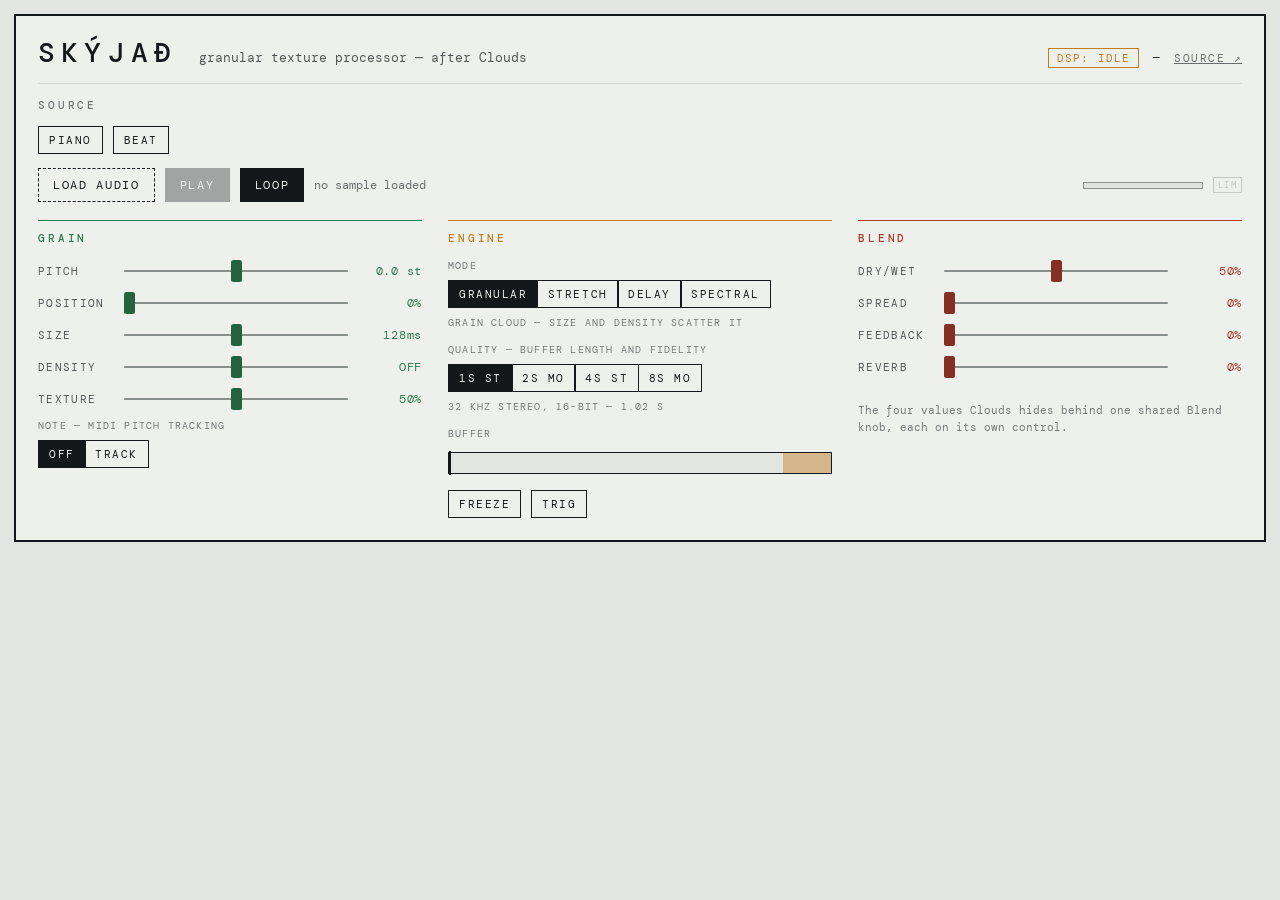
<file: WebApps/skyjad-web.html>
<!DOCTYPE html>
<html lang="en">
<head>
<meta charset="utf-8">
<meta name="viewport" content="width=device-width, initial-scale=1">
<title>SKÝJAÐ — granular texture processor</title>
<link rel="preconnect" href="https://fonts.googleapis.com">
<link rel="preconnect" href="https://fonts.gstatic.com" crossorigin>
<link href="https://fonts.googleapis.com/css2?family=DM+Mono:wght@400;500&display=swap" rel="stylesheet">
<style>
  :root{
    --paper:#eef0ec;
    --sheet:#f6f7f5;
    --ink:#15181b;
    --ink-soft:#8a908c;
    --line:#d6dad6;
    --grain:#2e7d52;
    --grain-deep:#246240;
    --engine:#c17d1f;
    --blend:#ab3b2c;
    --blend-deep:#852e22;
    --hot:#d6452f;
    --on-text:#eef0ec;
  }
  *{box-sizing:border-box}
  body{
    margin:0;background:#e2e5e1;color:var(--ink);
    font-family:"DM Mono",ui-monospace,Menlo,monospace;font-size:12px;
    display:flex;flex-direction:column;
  }
  .frame{
    margin:14px;border:2px solid var(--ink);background:var(--paper);
    display:flex;flex-direction:column;padding:18px 22px 22px;
  }
  .masthead{display:flex;align-items:baseline;gap:22px;flex-wrap:wrap;padding-bottom:12px;border-bottom:1px solid var(--line)}
  h1{margin:0;font-size:28px;font-weight:500;letter-spacing:.22em}
  .tagline{margin:0;font-size:13px;opacity:.7}
  .masthead .meta{margin-left:auto;display:flex;align-items:center;gap:14px;font-size:11px}
  .masthead a{color:var(--ink);opacity:.6;letter-spacing:.14em;text-transform:uppercase}
  .masthead a:hover{opacity:1}

  h2{margin:0 0 10px;font-size:11px;font-weight:500;letter-spacing:.26em;text-transform:uppercase;opacity:.55}

  .row{display:flex;align-items:center;gap:10px;flex-wrap:wrap;padding-top:14px}
  .row .push{margin-left:auto}

  button,select{
    font-family:inherit;font-size:12px;letter-spacing:.14em;text-transform:uppercase;
    color:var(--ink);background:transparent;border:1.5px solid var(--ink);border-radius:0;
    padding:0 14px;height:34px;cursor:pointer;
  }
  button:hover,select:hover{background:rgba(21,24,27,.07)}
  button[aria-pressed="true"],button.primary{background:var(--ink);color:var(--on-text)}
  button:disabled{opacity:.35;cursor:not-allowed}
  button.small{height:28px;padding:0 10px;font-size:11px}
  button.hot[aria-pressed="true"]{background:var(--hot);border-color:var(--hot)}
  button:focus-visible,select:focus-visible,input:focus-visible{outline:2px solid var(--engine);outline-offset:2px}
  .seg{display:flex}
  .seg button{margin-left:-1.5px}
  .seg button:first-child{margin-left:0}

  label.file{
    display:inline-flex;align-items:center;height:34px;padding:0 14px;cursor:pointer;
    border:1.5px dashed var(--ink);letter-spacing:.14em;text-transform:uppercase;
  }
  label.file:hover{background:rgba(21,24,27,.07)}
  label.file input{display:none}

  /* ── control banks ──────────────────────────────────────────────────── */
  .banks{display:flex;gap:26px;flex-wrap:wrap;padding-top:18px}
  .bank{flex:1 1 250px;min-width:230px;border-top:1.5px solid var(--ink);padding-top:10px}
  .bank.grain{border-color:var(--grain)}
  .bank.engine{border-color:var(--engine)}
  .bank.blend{border-color:var(--blend)}
  .bank h2{opacity:1}
  .bank.grain h2{color:var(--grain)}
  .bank.engine h2{color:var(--engine)}
  .bank.blend h2{color:var(--blend)}

  .ctl{display:grid;grid-template-columns:74px 1fr 62px;align-items:center;gap:12px;padding:3px 0}
  .ctl .name{letter-spacing:.12em;text-transform:uppercase;opacity:.7;font-size:11px}
  .ctl .val{text-align:right;letter-spacing:.06em}
  .grain .val{color:var(--grain)}
  .blend .val{color:var(--blend)}

  /* The track stays a hairline, but the row is 26px tall and the handle 11px
     wide - a 3px handle on a 2px row looks right and is miserable to grab.
     Clicking anywhere on the row jumps the handle there. */
  input[type=range]{
    -webkit-appearance:none;appearance:none;width:100%;height:26px;
    background:transparent;cursor:pointer;touch-action:none;margin:0;
  }
  input[type=range]::-webkit-slider-runnable-track{height:2px;border-radius:1px;background:var(--ink-soft)}
  input[type=range]::-moz-range-track{height:2px;border-radius:1px;background:var(--ink-soft)}
  input[type=range]::-webkit-slider-thumb{
    -webkit-appearance:none;width:11px;height:22px;border:0;border-radius:2.5px;
    background:var(--ink);margin-top:-10px;
  }
  input[type=range]::-moz-range-thumb{
    width:11px;height:22px;border:0;border-radius:2.5px;background:var(--ink);
  }

  /* Each bank's handle carries that section's colour, a step darker than
     the labels and rules so it reads as a control rather than a highlight. */
  .bank.grain input[type=range]::-webkit-slider-thumb{background:var(--grain-deep)}
  .bank.grain input[type=range]::-moz-range-thumb{background:var(--grain-deep)}
  .bank.blend input[type=range]::-webkit-slider-thumb{background:var(--blend-deep)}
  .bank.blend input[type=range]::-moz-range-thumb{background:var(--blend-deep)}
  input[type=range]:hover::-webkit-slider-thumb{box-shadow:0 0 0 3px rgba(0,0,0,.10)}
  input[type=range]:hover::-moz-range-thumb{box-shadow:0 0 0 3px rgba(0,0,0,.10)}
  input[type=range]:active::-webkit-slider-thumb{box-shadow:0 0 0 5px rgba(0,0,0,.14)}
  input[type=range]:active::-moz-range-thumb{box-shadow:0 0 0 5px rgba(0,0,0,.14)}

  .stack{display:flex;flex-direction:column;gap:8px;padding-top:4px}
  .stack .lbl{letter-spacing:.12em;text-transform:uppercase;opacity:.55;font-size:10px}

  /* ── buffer readout ─────────────────────────────────────────────────── */
  .buffer{height:22px;border:1.5px solid var(--ink);position:relative;background:rgba(21,24,27,.05);margin-top:4px}
  .buffer .win{position:absolute;top:0;bottom:0;background:rgba(193,125,31,.45)}
  .buffer .head{position:absolute;top:-2px;bottom:-2px;width:1.5px;background:var(--ink)}

  /* ── meter ──────────────────────────────────────────────────────────── */
  .meter{width:120px;height:7px;border:1px solid var(--ink-soft);background:rgba(21,24,27,.06)}
  .meter i{display:block;height:100%;width:0;background:var(--grain)}

  .badge{border:1px solid var(--engine);color:var(--engine);padding:2px 8px;letter-spacing:.1em;text-transform:uppercase}
  .hint{font-size:11px;opacity:.55;padding-top:8px;line-height:1.5}
  .lim{
    font-size:9px;letter-spacing:.14em;border:1px solid currentColor;padding:1px 4px;
    opacity:.18;transition:opacity .08s;
  }
  .lim.on{opacity:1;color:var(--hot)}
  .filenote{
    margin:10px 0 0;padding:8px 12px;border:1.5px dashed var(--blend);
    color:var(--blend);font-size:11px;line-height:1.6;
  }
  .filenote code{background:rgba(0,0,0,.06);padding:1px 4px}
</style>
</head>
<body>
<div class="frame">

  <header class="masthead">
    <h1>SKÝJAÐ</h1>
    <p class="tagline">granular texture processor — after Clouds</p>
    <span class="meta">
      <span class="badge" id="dspBadge">DSP: idle</span>
      <span id="srInfo">—</span>
      <a href="https://github.com/SungamMagnus/skyjad" target="_blank" rel="noopener">source ↗</a>
    </span>
  </header>

  <div class="filenote" id="fileNote" hidden>
    Opened straight from disk. Browsers block the audio engine and the bundled
    samples on <code>file://</code>, so nothing will load. Serve the folder
    over http — <code>python3 -m http.server</code> — or use the hosted copy.
  </div>

  <!-- ── Source ─────────────────────────────────────────────────────────── -->
  <section>
    <div class="row"><h2 style="margin:0">Source</h2></div>
    <div class="row" id="sampleRow"></div>
    <div class="row">
      <label class="file">Load audio<input type="file" id="fileIn" accept="audio/*"></label>
      <button id="btnPlay" class="primary" disabled>Play</button>
      <button id="btnLoop" aria-pressed="true">Loop</button>
      <span class="readout" id="srcName" style="opacity:.6">no sample loaded</span>
      <span class="push"></span>
      <span class="meter"><i id="meterFill"></i></span>
      <span class="lim" id="limLamp" title="output limiter working">LIM</span>
    </div>
  </section>

  <!-- ── Controls ───────────────────────────────────────────────────────── -->
  <div class="banks">

    <div class="bank grain">
      <h2>Grain</h2>
      <div class="ctl"><span class="name">Pitch</span>    <input type="range" id="p_pitch"    min="0" max="1" step="0.001" value="0.5"><span class="val" id="v_pitch">0.0 st</span></div>
      <div class="ctl"><span class="name">Position</span> <input type="range" id="p_position" min="0" max="1" step="0.001" value="0"><span class="val" id="v_position">0%</span></div>
      <div class="ctl"><span class="name">Size</span>     <input type="range" id="p_size"     min="0" max="1" step="0.001" value="0.5"><span class="val" id="v_size">128ms</span></div>
      <div class="ctl"><span class="name">Density</span>  <input type="range" id="p_density"  min="0" max="1" step="0.001" value="0.5"><span class="val" id="v_density">OFF</span></div>
      <div class="ctl"><span class="name">Texture</span>  <input type="range" id="p_texture"  min="0" max="1" step="0.001" value="0.5"><span class="val" id="v_texture">50%</span></div>
      <div class="stack">
        <span class="lbl">Note — midi pitch tracking</span>
        <div class="seg" id="segNote">
          <button class="small" data-i="0" aria-pressed="true">Off</button>
          <button class="small" data-i="1" aria-pressed="false">Track</button>
        </div>
      </div>
    </div>

    <div class="bank engine">
      <h2>Engine</h2>
      <div class="stack">
        <span class="lbl">Mode</span>
        <div class="seg" id="segMode">
          <button class="small" data-i="0" aria-pressed="true">Granular</button>
          <button class="small" data-i="1" aria-pressed="false">Stretch</button>
          <button class="small" data-i="2" aria-pressed="false">Delay</button>
          <button class="small" data-i="3" aria-pressed="false">Spectral</button>
        </div>
        <span class="lbl" id="modeCaption">grain cloud — size and density scatter it</span>

        <span class="lbl" style="padding-top:6px">Quality — buffer length and fidelity</span>
        <div class="seg" id="segQuality">
          <button class="small" data-i="0" aria-pressed="true">1s ST</button>
          <button class="small" data-i="1" aria-pressed="false">2s MO</button>
          <button class="small" data-i="2" aria-pressed="false">4s ST</button>
          <button class="small" data-i="3" aria-pressed="false">8s MO</button>
        </div>
        <span class="lbl" id="qualityCaption">32 kHz stereo, 16-bit</span>

        <span class="lbl" style="padding-top:6px">Buffer</span>
        <div class="buffer" id="buffer"><i class="win" id="bufWin"></i><i class="head" id="bufHead"></i></div>

        <div class="row" style="padding-top:8px">
          <button id="btnFreeze" class="small hot" aria-pressed="false">Freeze</button>
          <button id="btnTrig" class="small">Trig</button>
        </div>
      </div>
    </div>

    <div class="bank blend">
      <h2>Blend</h2>
      <div class="ctl"><span class="name">Dry/Wet</span>  <input type="range" id="p_drywet"   min="0" max="1" step="0.001" value="0.5"><span class="val" id="v_drywet">50%</span></div>
      <div class="ctl"><span class="name">Spread</span>   <input type="range" id="p_spread"   min="0" max="1" step="0.001" value="0"><span class="val" id="v_spread">0%</span></div>
      <div class="ctl"><span class="name">Feedback</span> <input type="range" id="p_feedback" min="0" max="1" step="0.001" value="0"><span class="val" id="v_feedback">0%</span></div>
      <div class="ctl"><span class="name">Reverb</span>   <input type="range" id="p_reverb"   min="0" max="1" step="0.001" value="0"><span class="val" id="v_reverb">0%</span></div>
      <p class="hint">
        The four values Clouds hides behind one shared Blend knob, each on its
        own control.
      </p>
    </div>

  </div>

</div>

<script>
"use strict";

/* ───────────────────────────────────────────────────────────────────────────
   SAMPLES — drop audio files into WebApps/samples/ and list them here.
   Anything the browser can decode works (mp3, wav, ogg, m4a, flac).
   ─────────────────────────────────────────────────────────────────────────── */
const SAMPLES = [
  { name: "Piano", file: "samples/piano.wav" },
  { name: "Beat",  file: "samples/beat.wav"  },
];

/* ───────────────────────────────────────────────────────────────────────────
   DSP — the audio worklet.

   The seam is marked below. Today it passes audio through so the transport,
   the loop and the whole control surface are testable end to end. The real
   engine is the Clouds firmware compiled to WebAssembly; when that module
   lands it is instantiated here and `process()` hands it 32-frame blocks at
   32 kHz exactly as the plug-in does.
   ─────────────────────────────────────────────────────────────────────────── */
const WORKLET_SRC = `
class CloudiusProcessor extends AudioWorkletProcessor {
  constructor (options) {
    super();
    this.ready = false;
    this.p = {
      position: 0, size: 0.5, pitch: 0.5, density: 0.5, texture: 0.5,
      drywet: 0.5, spread: 0, feedback: 0, reverb: 0,
      mode: 0, quality: 0, freeze: false
    };
    this.mode = -1; this.quality = -1;
    // Output limiter. The module's post-gain can push past 0 dBFS on dense
    // settings - that is faithful, but a browser has nowhere to put it. Peak
    // follower with instant attack and a slow release, then a hard safety
    // clamp for whatever the 2 ms attack lets slip.
    this.lim = { env: 0, gain: 1, grMin: 1 };
    this.limAtk = 1 - Math.exp(-1 / (0.002 * sampleRate));
    this.limRel = 1 - Math.exp(-1 / (0.150 * sampleRate));
    this.limCeil = 0.92;

    // The Clouds firmware, compiled to WebAssembly. No imports, so it needs
    // no environment - and memory growth is off, so these views stay valid.
    WebAssembly.instantiate(options.processorOptions.wasm).then((r) => {
      const e = r.instance.exports;
      e._initialize();
      e.cloudius_init(sampleRate);
      this.e = e;
      this.L = new Float32Array(e.memory.buffer, e.cloudius_buf_l(), 2048);
      this.R = new Float32Array(e.memory.buffer, e.cloudius_buf_r(), 2048);
      this.ready = true;
      this.port.postMessage({
        ready: true,
        latency: e.cloudius_latency(),
        bufferSeconds: e.cloudius_buffer_seconds()
      });
    }).catch((err) => this.port.postMessage({ error: String(err) }));

    this.port.onmessage = (ev) => {
      const d = ev.data;
      if (d.type === 'params') Object.assign(this.p, d.value);
      else if (d.type === 'trig' && this.e) this.e.cloudius_trigger();
    };
  }

  process (inputs, outputs) {
    const inp = inputs[0], out = outputs[0];
    if (!out || out.length === 0) return true;
    const oL = out[0], oR = out[1] || out[0];
    const iL = inp && inp[0] ? inp[0] : null;
    const iR = inp && inp[1] ? inp[1] : iL;
    const n = oL.length;

    if (!this.ready) {                       // still compiling - stay quiet
      for (let i = 0; i < n; i++) { oL[i] = iL ? iL[i] : 0; oR[i] = iR ? iR[i] : 0; }
      return true;
    }

    const e = this.e, p = this.p;
    if (p.mode !== this.mode)       { this.mode = p.mode;       e.cloudius_set_mode(p.mode); }
    if (p.quality !== this.quality) { this.quality = p.quality; e.cloudius_set_quality(p.quality); }

    e.cloudius_set_params(p.position, p.size, p.pitch, p.density, p.texture,
                          p.drywet, p.spread, p.feedback, p.reverb, p.freeze ? 1 : 0);

    for (let i = 0; i < n; i++) { this.L[i] = iL ? iL[i] : 0; this.R[i] = iR ? iR[i] : 0; }
    e.cloudius_process(n);
    for (let i = 0; i < n; i++) { oL[i] = this.L[i]; oR[i] = this.R[i]; }

    // ── output limiter ─────────────────────────────────────────────────────
    const L = this.lim;
    for (let i = 0; i < n; i++) {
      const a = Math.abs(oL[i]) > Math.abs(oR[i]) ? Math.abs(oL[i]) : Math.abs(oR[i]);
      L.env = a > L.env ? a : L.env + (a - L.env) * this.limRel;
      const target = L.env > this.limCeil ? this.limCeil / L.env : 1;
      L.gain += (target - L.gain) * (target < L.gain ? this.limAtk : this.limRel);
      let l = oL[i] * L.gain, r = oR[i] * L.gain;
      oL[i] = l < -1 ? -1 : (l > 1 ? 1 : l);
      oR[i] = r < -1 ? -1 : (r > 1 ? 1 : r);
      if (L.gain < L.grMin) L.grMin = L.gain;
    }

    if ((currentFrame & 2047) < n) {
      this.port.postMessage({ head: e.cloudius_head(), bufferSeconds: e.cloudius_buffer_seconds(),
                              gr: this.lim.grMin });
      this.lim.grMin = 1;
    }
    return true;
  }
}
registerProcessor('cloudius', CloudiusProcessor);
`;

/* ── State ─────────────────────────────────────────────────────────────── */
let ac = null, node = null, master = null, analyser = null;
let buffer = null, source = null, playing = false, looping = true;
let meterData = null;

const params = {
  pitch: 0.5, position: 0, size: 0.5, density: 0.5, texture: 0.5,
  drywet: 0.5, spread: 0, feedback: 0, reverb: 0,
  mode: 0, quality: 0, freeze: false, note: 0
};

const MODE_CAPTION = [
  "grain cloud — size and density scatter it",
  "wsola stretch — texture opens the filter",
  "looping delay — pitch shifts the loop",
  "phase vocoder — texture thins the spectrum"
];
const QUALITY_CAPTION = [
  "32 kHz stereo, 16-bit — 1.02 s",
  "32 kHz mono, 16-bit — 1.86 s",
  "16 kHz stereo, 8-bit µ-law — 4.09 s",
  "16 kHz mono, 8-bit µ-law — 7.42 s"
];

const $ = (id) => document.getElementById(id);

/* ── Readouts ──────────────────────────────────────────────────────────── */
const pct = (v) => Math.round(v * 100) + "%";

function grainSizeMs (v) { return 1024 * Math.pow(2, 4 * v) / 32; }

function densityText (v) {
  if (v >= 0.47 && v <= 0.53) return "OFF";
  const amt = (v > 0.5 ? (v - 0.53) : (0.47 - v)) * 2.12;
  return (v < 0.5 ? "REG " : "RND ") + Math.round(Math.min(1, Math.max(0, amt)) * 100) + "%";
}

/* Pitch pot taper: flat near unity, +/-2 octaves at the ends. Approximates
   the firmware's lut_quantized_pitch; the WASM build will use the real table. */
function pitchSemitones (v) {
  const x = (v - 0.5) * 2;                    // -1 .. +1
  return Math.sign(x) * Math.pow(Math.abs(x), 3) * 24;
}

function readouts () {
  $("v_pitch").textContent    = pitchSemitones(params.pitch).toFixed(1) + " st";
  $("v_position").textContent = pct(params.position);
  $("v_size").textContent     = params.mode === 0
    ? Math.round(grainSizeMs(params.size)) + "ms" : pct(params.size);
  $("v_density").textContent  = params.mode === 0 ? densityText(params.density) : pct(params.density);
  $("v_texture").textContent  = pct(params.texture);
  $("v_drywet").textContent   = pct(params.drywet);
  $("v_spread").textContent   = pct(params.spread);
  $("v_feedback").textContent = pct(params.feedback);
  $("v_reverb").textContent   = pct(params.reverb);

  $("modeCaption").textContent    = MODE_CAPTION[params.mode];
  $("qualityCaption").textContent = QUALITY_CAPTION[params.quality];

  // Read window: only granular has one this page can state exactly.
  const secs = params.bufferSeconds || [1.02, 1.86, 4.09, 7.42][params.quality];
  const win  = $("bufWin");
  if (params.mode === 0) {
    const w = Math.min(1, grainSizeMs(params.size) / 1000 / secs);
    let start = (params.head || 0) - params.position - w;
    while (start < 0) start += 1;
    win.style.display = "block";
    win.style.left  = (start * 100) + "%";
    win.style.width = (w * 100) + "%";
  } else {
    win.style.display = "none";
  }
}

/* ── Audio ─────────────────────────────────────────────────────────────── */
async function initAudio () {
  if (ac) return;
  ac = new (window.AudioContext || window.webkitAudioContext)();

  try {
    const blob = new Blob([WORKLET_SRC], { type: "application/javascript" });
    const [, wasm] = await Promise.all([
      ac.audioWorklet.addModule(URL.createObjectURL(blob)),
      fetch("skyjad.wasm").then((r) => {
        if (!r.ok) throw new Error("skyjad.wasm " + r.status);
        return r.arrayBuffer();
      })
    ]);
    node = new AudioWorkletNode(ac, "cloudius", {
      numberOfInputs: 1, numberOfOutputs: 1, outputChannelCount: [2],
      processorOptions: { wasm }
    });
  } catch (err) {
    /* An AudioWorklet module cannot be fetched from a file:// page - the blob
       URL has a null origin - and without it the engine cannot run at all.
       Drop in a plain gain node so transport, loop and meters still work, and
       say plainly that the audio is passing through untouched. */
    node = ac.createGain();
    const b = $("dspBadge");
    b.textContent = "DSP: bypassed";
    b.title = "Audio is passing through untouched - serve this page over http:// to run the engine.";
  }
  if (node.port) node.port.onmessage = (e) => {
    const d = e.data;
    if (d.ready) {
      const b = $("dspBadge");
      b.textContent = "DSP: clouds 32 kHz";
      b.title = "Mutable Instruments Clouds firmware, compiled to WebAssembly";
      $("srInfo").textContent = Math.round(ac.sampleRate / 100) / 10 + " kHz \u00b7 "
                              + (d.latency / ac.sampleRate * 1000).toFixed(1) + " ms latency";
    }
    if (typeof d.gr === "number")
      $("limLamp").classList.toggle("on", d.gr < 0.97);
    if (d.error) setStatus("engine failed to start - " + d.error, true);
    if (typeof d.head === "number") {
      params.head = d.head;
      $("bufHead").style.left = (d.head * 100) + "%";
    }
    if (typeof d.bufferSeconds === "number") params.bufferSeconds = d.bufferSeconds;
  };

  analyser = ac.createAnalyser();
  analyser.fftSize = 256;
  meterData = new Float32Array(analyser.fftSize);

  master = ac.createGain();
  master.gain.value = 0.9;

  node.connect(analyser).connect(master).connect(ac.destination);
  pushParams();
  $("srInfo").textContent = Math.round(ac.sampleRate / 100) / 10 + " kHz host";
  requestAnimationFrame(meterLoop);
}

function pushParams () {
  if (node && node.port) node.port.postMessage({ type: "params", value: params });
}

function meterLoop () {
  if (analyser) {
    analyser.getFloatTimeDomainData(meterData);
    let peak = 0;
    for (let i = 0; i < meterData.length; i++) {
      const a = Math.abs(meterData[i]);
      if (a > peak) peak = a;
    }
    $("meterFill").style.width = Math.min(100, peak * 100) + "%";
  }
  readouts();
  requestAnimationFrame(meterLoop);
}

function stop () {
  if (source) { try { source.stop(); } catch (e) {} source.disconnect(); source = null; }
  playing = false;
  $("btnPlay").textContent = "Play";
  $("btnPlay").classList.add("primary");
}

async function play () {
  if (!buffer) return;
  await initAudio();
  if (ac.state === "suspended") await ac.resume();
  stop();
  source = ac.createBufferSource();
  source.buffer = buffer;
  source.loop = looping;
  source.connect(node);
  source.onended = () => { if (!looping) stop(); };
  source.start();
  playing = true;
  $("btnPlay").textContent = "Stop";
  $("btnPlay").classList.remove("primary");
}

function setStatus (msg, isError) {
  const el = $("srcName");
  el.textContent = msg;
  el.style.opacity = 1;
  el.style.color = isError ? "var(--blend)" : "";
}

async function loadArrayBuffer (arr, name) {
  await initAudio();
  try {
    buffer = await ac.decodeAudioData(arr);
  } catch (err) {
    throw new Error("could not decode " + name + " - the browser does not "
                  + "support this format, or the file is damaged");
  }
  setStatus(name + " \u00b7 " + buffer.duration.toFixed(1) + "s", false);
  $("btnPlay").disabled = false;
  await play();                 // loading a source starts it
}

/* ── Sample buttons ────────────────────────────────────────────────────── */
function buildSampleRow () {
  const row = $("sampleRow");
  if (!SAMPLES.length) {
    row.innerHTML = '<span style="opacity:.5">no bundled samples — load a file, or add '
                  + 'entries to <code>SAMPLES</code> at the top of this file</span>';
    return;
  }
  SAMPLES.forEach((s) => {
    const b = document.createElement("button");
    b.className = "small";
    b.textContent = s.name;
    b.onclick = async () => {
      [...row.children].forEach((c) => c.setAttribute("aria-pressed", "false"));
      b.setAttribute("aria-pressed", "true");
      b.disabled = true;
      try {
        const r = await fetch(s.file);
        if (!r.ok) throw new Error(r.status + " " + r.statusText);
        await loadArrayBuffer(await r.arrayBuffer(), s.name);
      } catch (err) {
        setStatus("could not load " + s.file + " - " + err.message, true);
      } finally {
        b.disabled = false;
      }
    };
    row.appendChild(b);
  });
}

/* ── Wiring ────────────────────────────────────────────────────────────── */
["pitch","position","size","density","texture","drywet","spread","feedback","reverb"]
  .forEach((k) => {
    $("p_" + k).addEventListener("input", (e) => {
      params[k] = parseFloat(e.target.value);
      pushParams();
    });
  });

function segment (id, key, onChange) {
  const seg = $(id);
  seg.querySelectorAll("button").forEach((b) => {
    b.onclick = () => {
      seg.querySelectorAll("button").forEach((x) => x.setAttribute("aria-pressed", "false"));
      b.setAttribute("aria-pressed", "true");
      params[key] = parseInt(b.dataset.i, 10);
      pushParams();
      if (onChange) onChange();
    };
  });
}
segment("segMode", "mode");
segment("segQuality", "quality");
segment("segNote", "note");

$("btnFreeze").onclick = (e) => {
  params.freeze = !params.freeze;
  e.currentTarget.setAttribute("aria-pressed", String(params.freeze));
  pushParams();
};

$("btnTrig").onclick = () => { if (node && node.port) node.port.postMessage({ type: "trig" }); };

$("btnLoop").onclick = (e) => {
  looping = !looping;
  e.currentTarget.setAttribute("aria-pressed", String(looping));
  if (source) source.loop = looping;
};

$("btnPlay").onclick = () => (playing ? stop() : play());

$("fileIn").addEventListener("change", async (e) => {
  const f = e.target.files[0];
  if (!f) return;
  document.querySelectorAll("#sampleRow button")
          .forEach((c) => c.setAttribute("aria-pressed", "false"));
  try {
    await loadArrayBuffer(await f.arrayBuffer(), f.name);
  } catch (err) {
    setStatus(String(err.message || err), true);
  }
});

if (location.protocol === "file:") $("fileNote").hidden = false;

buildSampleRow();
readouts();
</script>
</body>
</html>
</file>
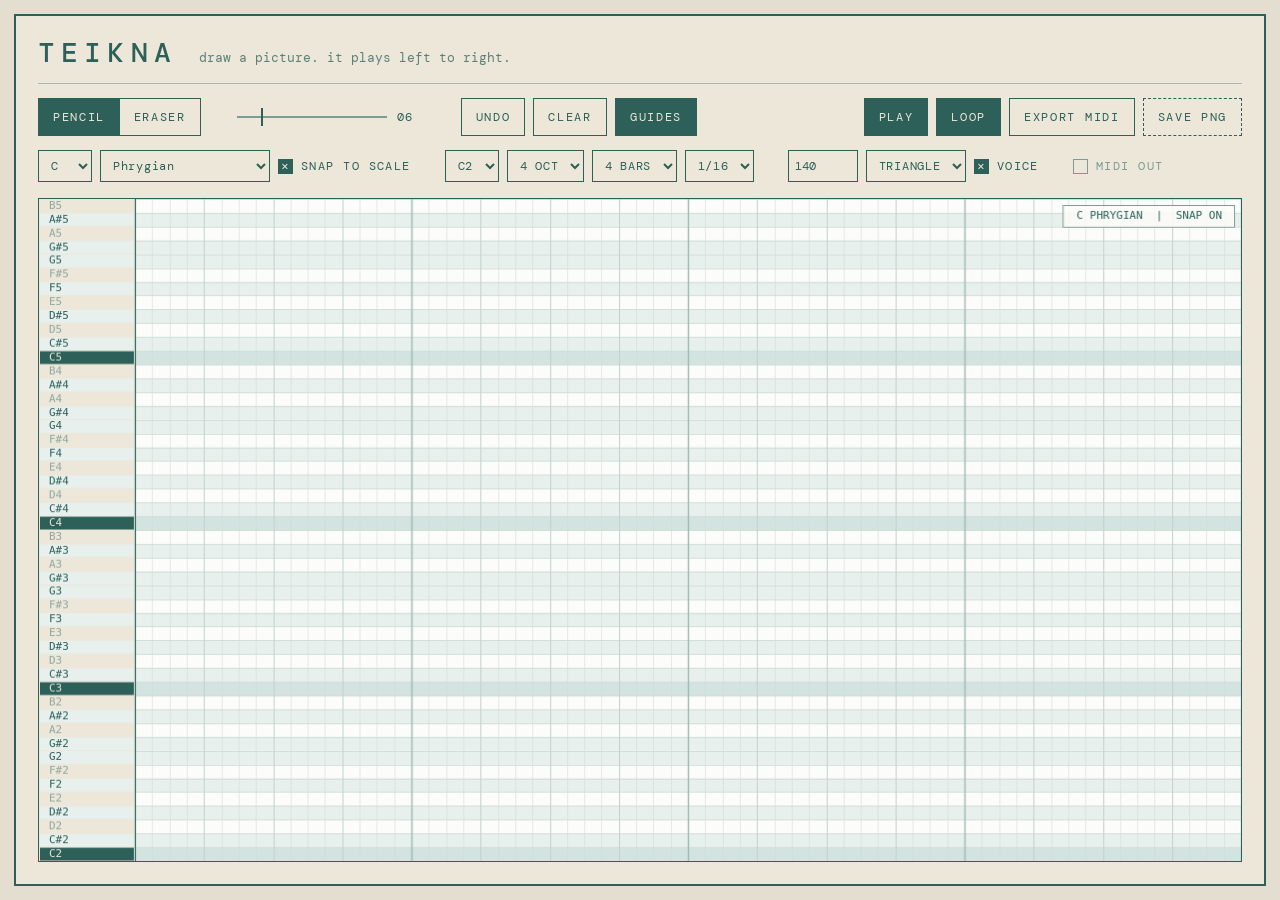
<file: WebApps/teikna-web.html>
<!DOCTYPE html>
<html lang="en">
<head>
<meta charset="utf-8">
<meta name="viewport" content="width=device-width, initial-scale=1">
<title>TEIKNA — drawing sequencer</title>
<link rel="preconnect" href="https://fonts.googleapis.com">
<link rel="preconnect" href="https://fonts.gstatic.com" crossorigin>
<link href="https://fonts.googleapis.com/css2?family=DM+Mono:wght@400;500&display=swap" rel="stylesheet">
<style>
  :root{
    --paper:#ede7da;
    --sheet:#fcfcfa;
    --ink:#2c6058;
    --ink-soft:#7d9c96;
    --scale-row:#e7f0ed;
    --root-row:#d3e3df;
    --line:#d2ded9;
    --bar-line:#9fbab4;
    --read-head:#b4593c;
    --on-text:#ede7da;
  }
  *{box-sizing:border-box}
  html,body{height:100%}
  body{
    margin:0;background:#e4ded1;color:var(--ink);
    font-family:"DM Mono",ui-monospace,Menlo,monospace;font-size:12px;
    display:flex;flex-direction:column;overflow:hidden;
  }
  .frame{
    flex:1;min-height:0;margin:14px;border:2px solid var(--ink);background:var(--paper);
    display:flex;flex-direction:column;padding:18px 22px 22px;
  }

  .masthead{display:flex;align-items:baseline;gap:22px;flex-wrap:wrap;padding-bottom:12px;border-bottom:1px solid rgba(44,96,88,.35)}
  h1{margin:0;font-size:28px;font-weight:500;letter-spacing:.22em}
  .tagline{margin:0;font-size:13px;opacity:.75}

  .row{display:flex;align-items:center;gap:8px;flex-wrap:wrap;padding-top:14px}
  .row .push{margin-left:auto}
  .gap{width:18px}

  button,select{
    font-family:inherit;font-size:12px;letter-spacing:.14em;text-transform:uppercase;
    color:var(--ink);background:transparent;border:1.5px solid var(--ink);border-radius:0;
    padding:0 14px;height:38px;cursor:pointer;
  }
  select{padding:0 8px;text-transform:none;letter-spacing:.06em;height:32px}
  button:hover,select:hover{background:rgba(44,96,88,.08)}
  button[aria-pressed="true"],button.primary{background:var(--ink);color:var(--on-text)}
  button.dashed{border-style:dashed}
  button:focus-visible,select:focus-visible,input:focus-visible{outline:2px solid var(--read-head);outline-offset:2px}
  .seg{display:flex}
  .seg button{margin-left:-1.5px}
  .seg button:first-child{margin-left:0}

  input[type=range]{-webkit-appearance:none;appearance:none;width:150px;background:transparent}
  input[type=range]::-webkit-slider-runnable-track{height:1.5px;background:var(--ink-soft)}
  input[type=range]::-moz-range-track{height:1.5px;background:var(--ink-soft)}
  input[type=range]::-webkit-slider-thumb{-webkit-appearance:none;width:2px;height:18px;background:var(--ink);margin-top:-8px}
  input[type=range]::-moz-range-thumb{width:2px;height:18px;border:0;border-radius:0;background:var(--ink)}
  .readout{min-width:30px;letter-spacing:.1em}
  input[type=number]{
    font-family:inherit;font-size:12px;color:var(--ink);background:transparent;
    border:1.5px solid var(--ink);border-radius:0;padding:0 6px;height:32px;width:70px;
  }

  .toggle{display:inline-flex;align-items:center;gap:8px;cursor:pointer;letter-spacing:.12em;text-transform:uppercase;user-select:none}
  .toggle input{position:absolute;opacity:0;pointer-events:none}
  .toggle .box{width:15px;height:15px;border:1.5px solid var(--ink-soft);display:grid;place-items:center}
  .toggle input:checked + .box{background:var(--ink);border-color:var(--ink)}
  .toggle input:checked + .box::after{content:"×";color:var(--on-text);font-size:13px;line-height:1}
  .toggle input:not(:checked) ~ .lbl{color:var(--ink-soft)}
  .toggle input:focus-visible + .box{outline:2px solid var(--read-head);outline-offset:2px}

  .board{flex:1;min-height:0;margin-top:16px;border:1.5px solid var(--ink)}
  canvas{display:block;width:100%;height:100%;touch-action:none;cursor:none}
  @media (max-width:820px){
    h1{font-size:22px}
    .tagline{display:none}
    .frame{padding:12px}
  }
</style>
</head>
<body>
<div class="frame">
  <header class="masthead">
    <h1>TEIKNA</h1>
    <p class="tagline">draw a picture. it plays left to right.</p>
  </header>

  <div class="row">
    <div class="seg">
      <button id="btnPencil" aria-pressed="true">Pencil</button>
      <button id="btnEraser" aria-pressed="false">Eraser</button>
    </div>
    <span class="gap"></span>
    <input type="range" id="nib" min="2" max="26" step="1" value="6">
    <span class="readout" id="nibValue">06</span>
    <span class="gap"></span>
    <button id="btnUndo">Undo</button>
    <button id="btnClear">Clear</button>
    <button id="btnGuides" aria-pressed="true">Guides</button>

    <span class="push"></span>
    <button id="btnPlay" class="primary">Play</button>
    <button id="btnLoop" aria-pressed="true">Loop</button>
    <button id="btnMidi">Export MIDI</button>
    <button id="btnPng" class="dashed">Save PNG</button>
  </div>

  <div class="row">
    <select id="key"></select>
    <select id="scale"></select>
    <label class="toggle"><input type="checkbox" id="snap" checked><span class="box"></span><span class="lbl">Snap to scale</span></label>
    <span class="gap"></span>
    <select id="lowOct"></select>
    <select id="octs">
      <option>2 OCT</option><option>3 OCT</option><option selected>4 OCT</option><option>5 OCT</option><option>6 OCT</option>
    </select>
    <select id="bars">
      <option>1 BAR</option><option>2 BARS</option><option selected>4 BARS</option><option>8 BARS</option>
    </select>
    <select id="res">
      <option>1/4</option><option>1/8</option><option selected>1/16</option><option>1/32</option>
    </select>
    <span class="gap"></span>
    <input type="number" id="bpm" min="20" max="300" value="140">
    <select id="wave">
      <option value="sawtooth">SAW</option><option value="square">SQUARE</option>
      <option value="triangle" selected>TRIANGLE</option><option value="sine">SINE</option>
    </select>
    <label class="toggle"><input type="checkbox" id="voice" checked><span class="box"></span><span class="lbl">Voice</span></label>
    <span class="gap"></span>
    <label class="toggle"><input type="checkbox" id="midiOut"><span class="box"></span><span class="lbl">MIDI out</span></label>
    <select id="midiPort" style="display:none"></select>
  </div>

  <div class="board"><canvas id="board"></canvas></div>
</div>

<script>
/* ============================================================
   scales — Ableton Live's default set
   ============================================================ */
const SCALES = {
  "Major":[0,2,4,5,7,9,11], "Minor":[0,2,3,5,7,8,10], "Dorian":[0,2,3,5,7,9,10],
  "Mixolydian":[0,2,4,5,7,9,10], "Lydian":[0,2,4,6,7,9,11], "Phrygian":[0,1,3,5,7,8,10],
  "Locrian":[0,1,3,5,6,8,10], "Whole Tone":[0,2,4,6,8,10], "Half-whole Dim.":[0,1,3,4,6,7,9,10],
  "Whole-half Dim.":[0,2,3,5,6,8,9,11], "Minor Blues":[0,3,5,6,7,10], "Minor Pentatonic":[0,3,5,7,10],
  "Major Pentatonic":[0,2,4,7,9], "Harmonic Minor":[0,2,3,5,7,8,11], "Harmonic Major":[0,2,4,5,7,8,11],
  "Dorian #4":[0,2,3,6,7,9,10], "Phrygian Dominant":[0,1,4,5,7,8,10], "Melodic Minor":[0,2,3,5,7,9,11],
  "Lydian Augmented":[0,2,4,6,8,9,11], "Lydian Dominant":[0,2,4,6,7,9,10], "Super Locrian":[0,1,3,4,6,8,10],
  "8-Tone Spanish":[0,1,3,4,5,6,8,10], "Bhairav":[0,1,4,5,7,8,11], "Hungarian Minor":[0,2,3,6,7,8,11],
  "Hirajoshi":[0,2,3,7,8], "In-Sen":[0,1,5,7,10], "Iwato":[0,1,5,6,10], "Kumoi":[0,2,3,7,9],
  "Pelog Selisir":[0,1,3,7,8], "Pelog Tembung":[0,1,5,7,8],
  "Messiaen 1":[0,2,4,6,8,10], "Messiaen 2":[0,1,3,4,6,7,9,10], "Messiaen 3":[0,2,3,4,6,7,8,10,11],
  "Messiaen 4":[0,1,2,5,6,7,8,11], "Messiaen 5":[0,1,5,6,7,11], "Messiaen 6":[0,2,4,5,6,8,10,11],
  "Messiaen 7":[0,1,2,3,5,6,7,8,9,11], "Chromatic":[0,1,2,3,4,5,6,7,8,9,10,11]
};
const NOTE_NAMES = ["C","C#","D","D#","E","F","F#","G","G#","A","A#","B"];

const S = {
  tool:"pencil", nib:6, guides:true,
  root:0, scale:"Phrygian", snap:true, lowOct:2, octs:4,
  bars:4, stepsPerBeat:4, bpm:140, wave:"triangle",
  voice:true, midiOut:false, loop:true, gate:0.95
};

const ART_W = 1600, ART_H = 800, GUTTER = 96;

/* offscreen surface holding the drawing */
const art = document.createElement("canvas");
art.width = ART_W; art.height = ART_H;
const ax = art.getContext("2d");
ax.lineCap = "round"; ax.lineJoin = "round";

const board = document.getElementById("board");
const bx = board.getContext("2d");

let cols = 64, rows = 48, lowMidi = 36;
let notes = [], dirty = true, undoStack = [];
let sheet = { x:GUTTER, y:0, w:800, h:400 };

const inScale = m => SCALES[S.scale].includes(((m - S.root) % 12 + 12) % 12);
function snapMidi(m){
  if (!S.snap || inScale(m)) return m;
  for (let d=1; d<=6; d++){
    if (inScale(m-d)) return m-d;
    if (inScale(m+d)) return m+d;
  }
  return m;
}
function recalc(){
  cols = S.bars * 4 * S.stepsPerBeat;
  rows = S.octs * 12;
  lowMidi = 12 + S.lowOct * 12;
  dirty = true;
}

/* ============================================================
   layout
   ============================================================ */
function fit(){
  const rect = board.parentElement.getBoundingClientRect();
  const dpr = Math.min(window.devicePixelRatio || 1, 2);
  board.width = Math.round(rect.width * dpr);
  board.height = Math.round(rect.height * dpr);
  bx.setTransform(dpr,0,0,dpr,0,0);
  sheet = { x:GUTTER, y:0, w:Math.max(50, rect.width - GUTTER), h:rect.height };
  draw();
}

/* ============================================================
   drawing
   ============================================================ */
let painting = false, erasing = false, last = null, cursor = null, cursorIn = false;

function toArt(e){
  const r = board.getBoundingClientRect();
  return {
    x: (e.clientX - r.left - sheet.x) / sheet.w * ART_W,
    y: (e.clientY - r.top  - sheet.y) / sheet.h * ART_H
  };
}
function onSheet(e){
  const r = board.getBoundingClientRect();
  return (e.clientX - r.left) >= sheet.x;
}
function pushUndo(){
  const snap = document.createElement("canvas");
  snap.width = ART_W; snap.height = ART_H;
  snap.getContext("2d").drawImage(art, 0, 0);
  undoStack.push(snap);
  if (undoStack.length > 10) undoStack.shift();
}
function stroke(a, b, erase){
  ax.save();
  ax.globalCompositeOperation = erase ? "destination-out" : "source-over";
  ax.strokeStyle = "#2c6058";
  ax.lineWidth = S.nib * (erase ? 2.2 : 1);
  ax.beginPath(); ax.moveTo(a.x, a.y); ax.lineTo(b.x, b.y); ax.stroke();
  ax.restore();
}

board.addEventListener("pointerdown", e => {
  if (!onSheet(e)) return;
  board.setPointerCapture(e.pointerId);
  pushUndo();
  painting = true;
  erasing = (S.tool === "eraser") || e.button === 2;
  last = toArt(e);
  stroke(last, { x:last.x + 0.01, y:last.y }, erasing);
  dirty = true; draw();
});
board.addEventListener("pointermove", e => {
  const r = board.getBoundingClientRect();
  cursor = { x:e.clientX - r.left, y:e.clientY - r.top };
  cursorIn = onSheet(e);
  if (painting){
    const p = toArt(e);
    stroke(last, p, erasing);
    last = p;
    dirty = true;
  }
  draw();
});
board.addEventListener("pointerleave", () => { cursorIn = false; draw(); });
for (const ev of ["pointerup","pointercancel"]) board.addEventListener(ev, () => {
  if (!painting) return;
  painting = false;
  analyse();
});
board.addEventListener("contextmenu", e => e.preventDefault());

/* ============================================================
   painting the board
   ============================================================ */
function draw(){
  const W = sheet.x + sheet.w, H = sheet.h;
  bx.clearRect(0, 0, W, H);
  bx.fillStyle = "#ede7da"; bx.fillRect(0, 0, W, H);
  bx.fillStyle = "#fcfcfa"; bx.fillRect(sheet.x, sheet.y, sheet.w, sheet.h);

  const rowH = sheet.h / rows;
  const labelAll = rowH >= 13;

  for (let r = 0; r < rows; r++){
    const midi = lowMidi + (rows - 1 - r);
    const deg = ((midi - S.root) % 12 + 12) % 12;
    const ok = inScale(midi), isRoot = ok && deg === 0;
    const y = sheet.y + r * rowH;

    if (S.guides && ok){
      bx.fillStyle = isRoot ? "#d3e3df" : "#e7f0ed";
      bx.fillRect(sheet.x, y, sheet.w, rowH);
    }
    if (!(labelAll || midi % 12 === 0)) continue;

    const name = NOTE_NAMES[midi % 12] + (Math.floor(midi/12) - 1);
    if (isRoot){
      bx.fillStyle = "#2c6058"; bx.fillRect(1, y + .5, GUTTER - 2, rowH - 1);
      bx.fillStyle = "#ede7da";
    } else {
      if (ok){ bx.fillStyle = "#e7f0ed"; bx.fillRect(1, y + .5, GUTTER - 2, rowH - 1); }
      bx.fillStyle = ok ? "#2c6058" : "rgba(125,156,150,.85)";
    }
    bx.font = `${ok ? 500 : 400} ${Math.min(12, Math.max(7, rowH - 3))}px "DM Mono", monospace`;
    bx.textBaseline = "middle";
    bx.fillText(name, 10, y + rowH/2);
  }

  if (S.guides){
    bx.lineWidth = 1;
    bx.strokeStyle = "#d2ded9";
    for (let r = 0; r <= rows; r++){
      const y = Math.round(sheet.y + r*rowH) + .5;
      bx.beginPath(); bx.moveTo(sheet.x, y); bx.lineTo(sheet.x + sheet.w, y); bx.stroke();
    }
    const stepW = sheet.w / cols;
    for (let s = 0; s <= cols; s++){
      const bar = s % (S.stepsPerBeat*4) === 0, beat = s % S.stepsPerBeat === 0;
      if (!beat && stepW < 5) continue;
      bx.strokeStyle = bar ? "#9fbab4" : beat ? "#c3d2cd" : "rgba(210,222,217,.6)";
      bx.lineWidth = bar ? 1.4 : 1;
      const x = Math.round(sheet.x + s*stepW) + .5;
      bx.beginPath(); bx.moveTo(x, sheet.y); bx.lineTo(x, sheet.y + sheet.h); bx.stroke();
    }
  }

  bx.drawImage(art, sheet.x, sheet.y, sheet.w, sheet.h);

  if (playPos >= 0){
    const x = sheet.x + playPos / cols * sheet.w;
    bx.fillStyle = "rgba(180,89,60,.10)";
    bx.fillRect(sheet.x, sheet.y, x - sheet.x, sheet.h);
    bx.fillStyle = "#b4593c";
    bx.fillRect(x - 1.5, sheet.y, 3, sheet.h);
  }

  // corner label
  const label = `${NOTE_NAMES[S.root]} ${S.scale.toUpperCase()}  |  SNAP ${S.snap ? "ON" : "OFF"}`;
  bx.font = '11px "DM Mono", monospace';
  const w = Math.max(170, bx.measureText(label).width + 26);
  bx.fillStyle = "rgba(252,252,250,.88)";
  bx.fillRect(sheet.x + sheet.w - w - 6, sheet.y + 6, w, 22);
  bx.strokeStyle = "#7d9c96"; bx.lineWidth = 1;
  bx.strokeRect(sheet.x + sheet.w - w - 6.5, sheet.y + 6.5, w, 22);
  bx.fillStyle = "#2c6058"; bx.textBaseline = "middle";
  bx.fillText(label, sheet.x + sheet.w - w + 7, sheet.y + 17);

  if (cursorIn && cursor){
    const scale = sheet.w / ART_W;
    const r = Math.max(2.5, S.nib * (S.tool === "eraser" ? 2.2 : 1) / 2 * scale);
    bx.beginPath(); bx.arc(cursor.x, cursor.y, r, 0, Math.PI*2);
    bx.strokeStyle = S.tool === "eraser" ? "#b4593c" : "#2c6058";
    bx.lineWidth = 1.2; bx.stroke();
  }

  bx.strokeStyle = "#2c6058"; bx.lineWidth = 1;
  bx.beginPath(); bx.moveTo(GUTTER + .5, 0); bx.lineTo(GUTTER + .5, sheet.h); bx.stroke();
}

/* ============================================================
   reading the picture
   ============================================================ */
const ana = document.createElement("canvas");
const anx = ana.getContext("2d", { willReadFrequently:true });
const tmp = document.createElement("canvas");
const tmx = tmp.getContext("2d");

function downsample(){
  let sw = ART_W, sh = ART_H, src = art;
  while (sw > cols*2 && sh > rows*2){
    const nw = Math.max(cols, sw >> 1), nh = Math.max(rows, sh >> 1);
    tmp.width = nw; tmp.height = nh;
    tmx.clearRect(0,0,nw,nh);
    tmx.imageSmoothingEnabled = true;
    tmx.drawImage(src, 0,0,sw,sh, 0,0,nw,nh);
    const keep = document.createElement("canvas");
    keep.width = nw; keep.height = nh;
    keep.getContext("2d").drawImage(tmp, 0, 0);
    src = keep; sw = nw; sh = nh;
  }
  ana.width = cols; ana.height = rows;
  anx.clearRect(0,0,cols,rows);
  anx.imageSmoothingEnabled = true;
  anx.drawImage(src, 0,0,sw,sh, 0,0,cols,rows);
  return anx.getImageData(0,0,cols,rows).data;
}

function analyse(){
  const data = downsample();
  const ink = new Map();
  for (let r = 0; r < rows; r++){
    for (let c = 0; c < cols; c++){
      const a = data[(r*cols + c)*4 + 3] / 255;
      if (a < 0.09) continue;
      const midi = snapMidi(lowMidi + (rows - 1 - r));
      if (!ink.has(midi)) ink.set(midi, new Float32Array(cols));
      const row = ink.get(midi);
      row[c] = Math.max(row[c], a);
    }
  }
  notes = [];
  for (const [midi, row] of ink){
    let c = 0;
    while (c < cols){
      if (row[c] <= 0){ c++; continue; }
      const start = c; let peak = 0;
      while (c < cols && row[c] > 0){ peak = Math.max(peak, row[c]); c++; }
      notes.push({ midi, start, len:c - start,
                   vel: Math.max(28, Math.min(127, Math.round(38 + peak*95))) });
    }
  }
  notes.sort((a,b) => a.start - b.start);
  dirty = false;
  return notes;
}
const fresh = () => (dirty ? analyse() : notes);

/* ============================================================
   audio + MIDI out
   ============================================================ */
let ac = null, master = null, midiAccess = null, midiPort = null;
function ensureAudio(){
  if (ac) return;
  ac = new (window.AudioContext || window.webkitAudioContext)();
  const comp = ac.createDynamicsCompressor();
  comp.threshold.value = -14; comp.ratio.value = 6;
  master = ac.createGain(); master.gain.value = .5;
  master.connect(comp); comp.connect(ac.destination);
}
const hz = m => 440 * Math.pow(2, (m-69)/12);

function playVoice(midi, t, dur, gain){
  const osc = ac.createOscillator(), g = ac.createGain(), lp = ac.createBiquadFilter();
  osc.type = S.wave; osc.frequency.value = hz(midi);
  lp.type = "lowpass"; lp.frequency.setValueAtTime(Math.min(9000, hz(midi)*7), t); lp.Q.value = .7;
  g.gain.setValueAtTime(0, t);
  g.gain.linearRampToValueAtTime(gain, t + .006);
  g.gain.setTargetAtTime(gain*.62, t + .012, .12);
  g.gain.setTargetAtTime(.0001, t + dur, .04);
  osc.connect(lp); lp.connect(g); g.connect(master);
  osc.start(t); osc.stop(t + dur + .3);
}
function sendMidi(bytes, atAudioTime){
  if (!midiPort) return;
  const ms = performance.now() + (atAudioTime - ac.currentTime) * 1000;
  midiPort.send(bytes, ms);
}

let playing = false, curStep = 0, nextTime = 0, anchors = [], timer = null, raf = null, playPos = -1;
const stepDur = () => 60 / S.bpm / S.stepsPerBeat;

function scheduler(){
  const dur = stepDur();
  while (nextTime < ac.currentTime + .12){
    const starting = notes.filter(n => n.start === curStep);
    const share = starting.length ? Math.min(.20, .34/Math.sqrt(starting.length)) : 0;
    for (const n of starting){
      const len = n.len * dur * S.gate;
      if (S.voice) playVoice(n.midi, nextTime, len, share * (n.vel/110));
      if (S.midiOut){
        sendMidi([0x90, n.midi, n.vel], nextTime);
        sendMidi([0x80, n.midi, 64], nextTime + len);
      }
    }
    nextTime += dur; curStep++;
    if (curStep >= cols){
      if (S.loop){ curStep = 0; anchors.push(nextTime); if (dirty) analyse(); }
      else { setTimeout(stop, (nextTime - ac.currentTime + .4)*1000); clearInterval(timer); timer = null; return; }
    }
  }
}
function frame(){
  if (!playing) return;
  const now = ac.currentTime;
  while (anchors.length > 1 && anchors[1] <= now) anchors.shift();
  playPos = Math.max(0, Math.min(cols, (now - anchors[0]) / stepDur()));
  draw();
  raf = requestAnimationFrame(frame);
}
function play(){
  ensureAudio(); ac.resume(); fresh();
  playing = true; curStep = 0;
  nextTime = ac.currentTime + .06;
  anchors = [nextTime];
  scheduler();
  timer = setInterval(scheduler, 25);
  raf = requestAnimationFrame(frame);
  btnPlay.textContent = "Stop";
}
function stop(){
  playing = false;
  if (timer) clearInterval(timer); timer = null;
  if (raf) cancelAnimationFrame(raf); raf = null;
  if (midiPort) for (let ch = 0; ch < 1; ch++) midiPort.send([0xB0, 123, 0]);   // all notes off
  if (master){
    master.gain.setTargetAtTime(0, ac.currentTime, .02);
    setTimeout(() => { if (master) master.gain.setTargetAtTime(.5, ac.currentTime, .02); }, 130);
  }
  playPos = -1; draw();
  btnPlay.textContent = "Play";
}

/* ============================================================
   MIDI file export
   ============================================================ */
const TPQ = 480;
const vlq = n => { const o = [n & 0x7f]; n >>= 7; while (n > 0){ o.unshift((n & 0x7f)|0x80); n >>= 7; } return o; };
const str = s => [...s].map(c => c.charCodeAt(0));
const u32 = n => [(n>>>24)&255,(n>>>16)&255,(n>>>8)&255,n&255];

function buildMidi(){
  const tps = TPQ / S.stepsPerBeat, ev = [];
  for (const n of notes){
    const on = Math.round(n.start*tps);
    const off = Math.max(on+2, Math.round((n.start + n.len*S.gate)*tps));
    ev.push({ t:on,  o:1, d:[0x90, n.midi, n.vel] });
    ev.push({ t:off, o:0, d:[0x80, n.midi, 64] });
  }
  ev.sort((a,b) => a.t - b.t || a.o - b.o);
  const trk = [];
  const name = str(`TEIKNA ${NOTE_NAMES[S.root]} ${S.scale}`);
  trk.push(0x00,0xFF,0x03,name.length,...name);
  const upq = Math.round(60000000 / S.bpm);
  trk.push(0x00,0xFF,0x51,0x03,(upq>>16)&255,(upq>>8)&255,upq&255);
  trk.push(0x00,0xFF,0x58,0x04,4,2,24,8);
  let last = 0;
  for (const e of ev){ trk.push(...vlq(e.t-last), ...e.d); last = e.t; }
  trk.push(...vlq(Math.max(0, Math.round(cols*tps) - last)), 0xFF,0x2F,0x00);
  return new Uint8Array([...str("MThd"),...u32(6),0,0,0,1,(TPQ>>8)&255,TPQ&255,
                         ...str("MTrk"),...u32(trk.length),...trk]);
}
function download(blob, name){
  const a = document.createElement("a");
  a.href = URL.createObjectURL(blob); a.download = name; a.click();
  setTimeout(() => URL.revokeObjectURL(a.href), 4000);
}
function flash(btn, msg){ const old = btn.textContent; btn.textContent = msg; setTimeout(() => btn.textContent = old, 1200); }

/* ============================================================
   controls
   ============================================================ */
const $ = id => document.getElementById(id);
const btnPlay = $("btnPlay");

NOTE_NAMES.forEach((n,i) => $("key").add(new Option(n, i)));
Object.keys(SCALES).forEach(n => { const o = new Option(n, n); if (n === S.scale) o.selected = true; $("scale").add(o); });
for (let o = 0; o <= 5; o++){ const el = new Option("C"+o, o); if (o === S.lowOct) el.selected = true; $("lowOct").add(el); }

const press = (b, on) => b.setAttribute("aria-pressed", on ? "true" : "false");
function setTool(t){
  S.tool = t;
  press($("btnPencil"), t === "pencil");
  press($("btnEraser"), t === "eraser");
  draw();
}
$("btnPencil").onclick = () => setTool("pencil");
$("btnEraser").onclick = () => setTool("eraser");
$("nib").oninput = e => {
  S.nib = +e.target.value;
  $("nibValue").textContent = String(S.nib).padStart(2, "0");
  draw();
};
$("btnUndo").onclick = () => {
  if (!undoStack.length) return;
  const snap = undoStack.pop();
  ax.clearRect(0,0,ART_W,ART_H);
  ax.drawImage(snap, 0, 0);
  dirty = true; analyse(); draw();
};
$("btnClear").onclick = () => { pushUndo(); ax.clearRect(0,0,ART_W,ART_H); notes = []; dirty = false; draw(); };
$("btnGuides").onclick = e => { S.guides = !S.guides; press(e.currentTarget, S.guides); draw(); };
btnPlay.onclick = () => playing ? stop() : play();
$("btnLoop").onclick = e => { S.loop = !S.loop; press(e.currentTarget, S.loop); };

$("key").onchange   = e => { S.root = +e.target.value; dirty = true; analyse(); draw(); };
$("scale").onchange = e => { S.scale = e.target.value; dirty = true; analyse(); draw(); };
$("snap").onchange  = e => { S.snap = e.target.checked; dirty = true; analyse(); draw(); };
$("lowOct").onchange = e => { S.lowOct = +e.target.value; recalc(); analyse(); draw(); };
$("octs").onchange  = e => { S.octs = 2 + e.target.selectedIndex; recalc(); analyse(); draw(); };
$("bars").onchange  = e => { S.bars = [1,2,4,8][e.target.selectedIndex]; if (playing) stop(); recalc(); analyse(); draw(); };
$("res").onchange   = e => { S.stepsPerBeat = [1,2,4,8][e.target.selectedIndex]; if (playing) stop(); recalc(); analyse(); draw(); };
$("bpm").onchange   = e => { S.bpm = Math.max(20, Math.min(300, +e.target.value || 140)); e.target.value = S.bpm; };
$("wave").onchange  = e => S.wave = e.target.value;
$("voice").onchange = e => S.voice = e.target.checked;

$("midiOut").onchange = async e => {
  S.midiOut = e.target.checked;
  const sel = $("midiPort");

  if (!S.midiOut){ sel.style.display = "none"; return; }

  try {
    if (!midiAccess) midiAccess = await navigator.requestMIDIAccess();
    const outs = [...midiAccess.outputs.values()];
    if (!outs.length){ alert("No MIDI outputs found. On macOS, enable the IAC Driver in Audio MIDI Setup."); e.target.checked = S.midiOut = false; return; }
    sel.innerHTML = "";
    outs.forEach((o,i) => sel.add(new Option(o.name, i)));
    midiPort = outs[0];
    sel.onchange = ev => midiPort = outs[ev.target.selectedIndex];
    sel.style.display = "";
  } catch (err) {
    alert("Web MIDI unavailable in this browser. Chrome or Edge support it; Safari does not.");
    e.target.checked = S.midiOut = false;
  }
};

$("btnMidi").onclick = () => {
  fresh();
  if (!notes.length){ flash($("btnMidi"), "Blank"); return; }
  download(new Blob([buildMidi()], {type:"audio/midi"}),
           `teikna_${NOTE_NAMES[S.root].replace("#","s")}-${S.scale.replace(/[^A-Za-z0-9]/g,"")}_${S.bpm}bpm.mid`);
};
$("btnPng").onclick = () => {
  const out = document.createElement("canvas");
  out.width = ART_W; out.height = ART_H;
  const c = out.getContext("2d");
  c.fillStyle = "#fcfcfa"; c.fillRect(0,0,ART_W,ART_H);
  c.drawImage(art, 0, 0);
  out.toBlob(b => download(b, "teikna_drawing.png"));
};

document.addEventListener("keydown", e => {
  if (e.target.matches("input,select")) return;
  if (e.key === " "){ e.preventDefault(); playing ? stop() : play(); }
  else if (e.key === "p") setTool("pencil");
  else if (e.key === "e") setTool("eraser");
  else if (e.key === "["){ $("nib").value = S.nib - 2; $("nib").oninput({ target:$("nib") }); }
  else if (e.key === "]"){ $("nib").value = S.nib + 2; $("nib").oninput({ target:$("nib") }); }
  else if ((e.metaKey || e.ctrlKey) && e.key === "z"){ e.preventDefault(); $("btnUndo").click(); }
});

let rt;
window.addEventListener("resize", () => { clearTimeout(rt); rt = setTimeout(fit, 100); });

recalc();
fit();
</script>
</body>
</html>
</file>
